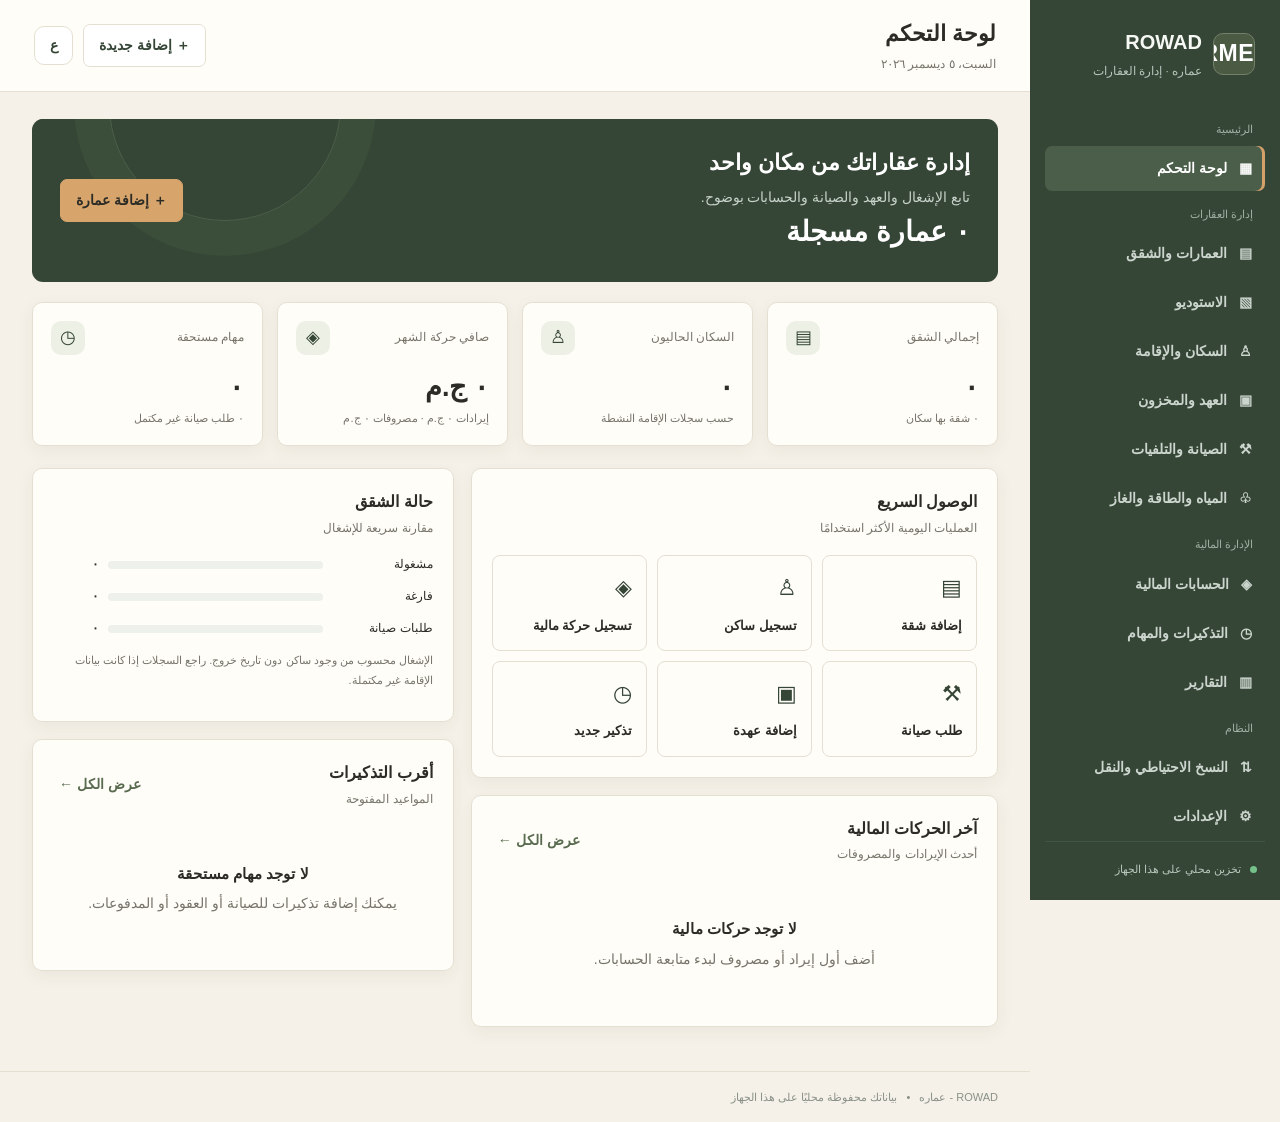
<file: index.html>
<!doctype html>
<html lang="ar" dir="rtl">
<head>
<meta charset="utf-8"><meta name="viewport" content="width=device-width,initial-scale=1,viewport-fit=cover">
<meta name="theme-color" content="#354536"><meta name="description" content="ROWAD - عماره: إدارة عملية للعمارات والشقق والسكان والحسابات">
<style>

:root{--bg:#f5f1e8;--panel:#fffdf8;--ink:#2c2b25;--muted:#77756a;--line:#e5dfd2;--green:#354536;--green2:#596b4f;--soft:#edf0e5;--gold:#c58a45;--red:#a94f42;--terracotta:#a85e48;--shadow:0 5px 18px rgba(55,48,34,.055)}
*{box-sizing:border-box}body{margin:0;background:var(--bg);color:var(--ink);font-family:"Cairo",Tahoma,Arial,sans-serif;font-size:14px}button,input,select,textarea{font:inherit}button{cursor:pointer}.app-shell{min-height:100vh;display:flex}.sidebar{width:250px;background:var(--green);color:#f6f8f4;position:fixed;right:0;top:0;bottom:0;padding:22px 15px;display:flex;flex-direction:column;z-index:20;overflow:auto}.brand{display:flex;align-items:center;gap:11px;padding:4px 10px 26px}.brand-logo{overflow:hidden;background:#fff;border:1px solid #b41736;border-radius:10px;padding:0}.brand-logo img{width:100%;height:100%;object-fit:contain;display:block}.brand-logo-fallback{background:#b41736;color:#fff;font-size:12px;letter-spacing:.5px}.brand-mark{width:42px;height:42px;border:1px solid #6d8575;border-radius:13px;display:grid;place-items:center;font-size:23px;font-weight:800;background:#344b3d}.brand b{display:block;font-size:20px}.brand small{color:#b8c7bc}.nav-label{font-size:11px;color:#9fb0a4;margin:12px 12px 6px}.nav{width:100%;border:0;background:transparent;color:#cbd5cd;text-align:right;padding:11px 13px;border-radius:9px;display:flex;align-items:center;gap:12px;margin:2px 0;font-weight:600}.nav span{flex:1}.nav:hover,.nav.active{background:#3b5243;color:white}.nav.active{box-shadow:inset -3px 0 var(--gold)}.nav-badge{background:#d5a44c;color:#1f3026;border-radius:30px;min-width:8px;height:8px}.sidebar-foot{margin-top:auto;padding:18px 8px 0;color:#b8c7bc;font-size:11px;border-top:1px solid #405748}.status-dot{display:inline-block;width:7px;height:7px;background:#75c18a;border-radius:50%;margin-left:6px}.main{margin-right:250px;width:calc(100% - 250px);min-width:0}.topbar{height:92px;padding:20px 34px;background:rgba(255,255,255,.92);border-bottom:1px solid var(--line);display:flex;align-items:center;gap:14px;position:sticky;top:0;z-index:10}.topbar h1{margin:0;font-size:22px}.topbar p{margin:2px 0 0;color:var(--muted);font-size:12px}.top-actions{margin-right:auto;display:flex;gap:10px;align-items:center}.avatar,.icon-btn{border:1px solid var(--line);background:#fff;border-radius:10px;width:39px;height:39px;color:var(--green);font-weight:800}.mobile-menu{display:none}.content{padding:27px 32px;max-width:1600px;margin:auto;min-height:calc(100vh - 145px)}.footer{padding:16px 32px;color:#899188;font-size:11px;border-top:1px solid var(--line)}.footer span{margin:0 6px}.button{border:1px solid var(--green);background:var(--green);color:white;border-radius:9px;padding:9px 15px;font-weight:700;display:inline-flex;align-items:center;justify-content:center;gap:7px}.button:hover{background:var(--green2)}.button.ghost{background:white;color:var(--green);border-color:var(--line)}.button.danger{background:#fff5f4;border-color:#f0d4d1;color:var(--red)}.button.small{padding:5px 9px;font-size:12px}.button.gold{background:var(--gold);border-color:var(--gold);color:#25352a}.icon-btn{font-size:19px}.hero{background:var(--green);color:white;padding:26px 28px;border-radius:16px;display:flex;align-items:center;gap:20px;justify-content:space-between;margin-bottom:20px;position:relative;overflow:hidden}.hero:after{content:"";position:absolute;width:230px;height:230px;border:1px solid #496354;border-radius:50%;left:8%;top:-130px;box-shadow:0 0 0 35px #304539,0 0 0 70px #2c4034}.hero>*{z-index:1}.hero h2{margin:0 0 5px;font-size:22px}.hero p{margin:0;color:#c6d2c9}.hero .hero-number{font-size:28px;font-weight:800}.hero .button{background:var(--gold);border-color:var(--gold);color:#26382f}.stats-grid{display:grid;grid-template-columns:repeat(4,minmax(0,1fr));gap:14px;margin-bottom:22px}.stat-card,.panel,.data-card{background:var(--panel);border:1px solid var(--line);border-radius:13px;box-shadow:var(--shadow)}.stat-card{padding:18px}.stat-top{display:flex;align-items:center;justify-content:space-between;color:var(--muted);font-size:12px}.stat-icon{width:34px;height:34px;border-radius:10px;display:grid;place-items:center;background:var(--soft);color:var(--green);font-size:18px}.stat-value{font-size:27px;font-weight:800;margin:10px 0 0}.stat-note{font-size:11px;color:var(--muted)}.dashboard-grid{display:grid;grid-template-columns:1.25fr 1fr;gap:17px}.panel{padding:20px;margin-bottom:17px;min-width:0}.panel-head{display:flex;align-items:center;justify-content:space-between;gap:12px;margin-bottom:17px}.panel-head h3{margin:0;font-size:16px}.panel-head p{margin:3px 0 0;color:var(--muted);font-size:12px}.link-btn{border:0;background:transparent;color:var(--green2);font-weight:700}.quick-grid{display:grid;grid-template-columns:repeat(3,1fr);gap:10px}.quick-tile{border:1px solid var(--line);background:#fff;border-radius:11px;padding:14px;text-align:right;display:flex;flex-direction:column;gap:8px;color:var(--ink)}.quick-tile:hover{border-color:#a7b8aa;background:#f9fbf8}.quick-tile b{font-size:13px}.quick-tile span{font-size:22px;color:var(--green)}.section-title{display:flex;justify-content:space-between;align-items:center;margin-bottom:18px;gap:12px}.section-title h2{font-size:20px;margin:0}.section-title p{color:var(--muted);margin:4px 0 0;font-size:12px}.toolbar{display:flex;gap:9px;flex-wrap:wrap;margin-bottom:15px}.field,.search{border:1px solid #dfe5de;background:#fff;border-radius:9px;padding:10px 12px;outline:none;color:var(--ink);width:100%;min-width:0}.field:focus,.search:focus{border-color:#6c8b75;box-shadow:0 0 0 3px #e7eee8}.search{max-width:330px}.toolbar .field{width:auto;min-width:145px}.table-wrap{overflow:auto;border:1px solid var(--line);border-radius:10px}table{width:100%;border-collapse:collapse;white-space:nowrap;background:white}th,td{padding:12px 14px;text-align:right;border-bottom:1px solid #edf0eb;font-size:12px}th{background:#f8f9f6;color:#727c72;font-weight:700}tbody tr:last-child td{border-bottom:0}tbody tr:hover{background:#fbfcfa}.empty{text-align:center;padding:35px 15px;color:var(--muted)}.empty b{display:block;color:var(--ink);font-size:15px;margin-bottom:6px}.pill{display:inline-flex;padding:4px 8px;border-radius:30px;background:#edf1ed;color:#526355;font-size:11px;font-weight:700}.pill.good{background:#e6f4e9;color:#2e7543}.pill.warn{background:#fff3d9;color:#936a19}.pill.bad{background:#fde9e7;color:#a43d35}.pill.blue{background:#e8f1f7;color:#3f6b82}.muted{color:var(--muted)}.two-col{display:grid;grid-template-columns:1fr 1fr;gap:17px}.form-grid{display:grid;grid-template-columns:repeat(2,minmax(0,1fr));gap:13px}.form-field{display:flex;flex-direction:column;gap:6px}.form-field label{font-weight:700;font-size:12px}.form-field.full{grid-column:1/-1}.form-field small{font-size:11px;color:var(--muted)}textarea.field{min-height:80px;resize:vertical}.modal-backdrop{position:fixed;inset:0;background:rgba(18,28,21,.55);z-index:100;display:grid;place-items:center;padding:18px}.modal{width:min(720px,100%);max-height:90vh;overflow:auto;background:white;border-radius:16px;box-shadow:0 20px 70px #0003}.modal-head{display:flex;align-items:center;justify-content:space-between;padding:18px 22px;border-bottom:1px solid var(--line)}.modal-head h3{margin:0;font-size:17px}.modal-body{padding:22px}.modal-foot{padding:15px 22px;border-top:1px solid var(--line);display:flex;gap:9px;justify-content:flex-start}.close-btn{border:0;background:#f1f3ef;border-radius:8px;width:32px;height:32px}.toast-root{position:fixed;bottom:20px;left:20px;z-index:200;display:grid;gap:8px}.toast{padding:12px 16px;background:#24392d;color:white;border-radius:10px;box-shadow:var(--shadow);max-width:min(400px,90vw)}.toast.error{background:#9d3d35}.alert-strip{margin:16px 32px 0;padding:12px 15px;border:1px solid #f0dbad;background:#fff8e8;color:#805f1c;border-radius:10px}.hidden{display:none!important}.bar-row{display:grid;grid-template-columns:100px 1fr 45px;gap:10px;align-items:center;margin:12px 0;font-size:12px}.bar-track{height:8px;background:#edf0eb;border-radius:20px;overflow:hidden}.bar-fill{height:100%;background:var(--green2);border-radius:20px}.resident-photo{width:35px;height:35px;object-fit:cover;border-radius:9px;background:#edf0eb}.file-drop{padding:22px;border:1px dashed #b9c7ba;border-radius:12px;text-align:center;background:#fafbf9}.file-drop input{max-width:100%}.notice{padding:13px 15px;background:#f5f7f2;border-right:3px solid var(--gold);border-radius:7px;color:#586257;font-size:12px;line-height:1.9}.actions{display:flex;gap:6px;align-items:center}.actions button{border:1px solid var(--line);background:white;border-radius:7px;padding:5px 8px;color:var(--green);font-size:12px}.danger-text{color:var(--red)}.mini-metrics{display:flex;gap:8px;flex-wrap:wrap}.metric-chip{padding:8px 11px;background:#f4f6f2;border-radius:8px;font-size:12px}.metric-chip b{margin-right:5px}.tabs{display:flex;gap:5px;border-bottom:1px solid var(--line);margin-bottom:15px;overflow:auto}.tab{padding:10px 13px;border:0;background:none;color:var(--muted);white-space:nowrap}.tab.active{color:var(--green);border-bottom:2px solid var(--green);font-weight:800}.checkline{display:flex;align-items:center;gap:8px}.checkline input{width:17px;height:17px}.danger-zone{border:1px solid #f0d4d1;border-radius:10px;padding:15px}.danger-zone h4{color:var(--red);margin:0 0 8px}.small-text{font-size:11px;color:var(--muted);line-height:1.8}.report-summary{display:grid;grid-template-columns:repeat(3,1fr);gap:10px}.report-box{padding:14px;background:#f6f7f4;border-radius:9px}.report-box small{color:var(--muted);display:block}.report-box b{font-size:19px}.print-only{display:none}.studio-grid{display:grid;grid-template-columns:repeat(auto-fill,minmax(210px,1fr));gap:14px}.studio-card{border:1px solid var(--line);border-radius:12px;overflow:hidden;background:#fff;min-width:0}.studio-thumb{display:block;width:100%;height:210px;object-fit:cover;background:#f2f4f0;cursor:zoom-in}.studio-card-body{padding:12px}.studio-card-title{font-weight:800;overflow-wrap:anywhere}.studio-card-meta{font-size:11px;color:var(--muted);margin:5px 0 10px}.studio-card-actions{display:flex;gap:6px;flex-wrap:wrap}.studio-card-actions .button{padding:6px 9px;font-size:11px}.studio-preview{max-width:100%;max-height:70vh;object-fit:contain;display:block;margin:auto}.studio-toolbar{display:flex;gap:10px;flex-wrap:wrap;align-items:end}.studio-toolbar .form-field{flex:1;min-width:160px}
@media(max-width:1100px){.stats-grid{grid-template-columns:repeat(2,1fr)}.content{padding:22px}.topbar{padding:18px 22px}.dashboard-grid{grid-template-columns:1fr}}
@media(max-width:760px){.sidebar{transform:translateX(105%);transition:transform .2s;width:270px;box-shadow:-12px 0 30px #0002}.sidebar.open{transform:translateX(0)}.main{margin-right:0;width:100%}.mobile-menu{display:block}.topbar{height:78px;padding:12px 15px}.topbar h1{font-size:18px}.topbar p{font-size:10px}.top-actions .button{padding:8px 10px;font-size:12px}.content{padding:17px 13px}.hero{padding:20px;align-items:flex-start;flex-direction:column}.hero h2{font-size:19px}.stats-grid{gap:9px}.stat-card{padding:13px}.stat-value{font-size:23px}.dashboard-grid,.two-col{grid-template-columns:1fr}.quick-grid{grid-template-columns:repeat(2,1fr)}.form-grid{grid-template-columns:1fr}.form-field.full{grid-column:auto}.section-title{align-items:flex-start}.section-title h2{font-size:18px}.search{max-width:none;flex:1}.toolbar .field{flex:1;min-width:120px}.panel{padding:14px}.report-summary{grid-template-columns:1fr 1fr}.footer{padding:14px}.alert-strip{margin:10px 13px 0}.modal-backdrop{padding:8px}.modal-body{padding:15px}.modal-head,.modal-foot{padding:14px 15px}}
@media print{.sidebar,.topbar,.footer,.toolbar,.button,.actions,.mobile-menu{display:none!important}.main{margin:0;width:100%}.content{padding:0}.panel,.stat-card{box-shadow:none;break-inside:avoid}.print-only{display:block}body{background:white}}

/* ROWAD human-centered UX: warm paper, olive, terracotta; no neon gradients. */
:root{color-scheme:light;scrollbar-color:#c7c0b1 var(--bg)}
body{background:var(--bg);line-height:1.65;font-size:14px;-webkit-tap-highlight-color:transparent}
.sidebar{background:#354536}.brand-mark{border-radius:10px;background:#4a5a43;border-color:#72806a}
.nav{min-height:43px;border-radius:7px}.nav:hover,.nav.active{background:#4b5e49}.nav.active{box-shadow:inset -3px 0 #d6a06a}
.topbar{background:rgba(255,253,248,.96);backdrop-filter:blur(8px)}
.panel,.stat-card,.data-card{border-radius:10px;box-shadow:var(--shadow)}
.button{border-radius:7px;min-height:38px}.button.gold,.hero .button{background:#d7a56c;border-color:#d7a56c;color:#2c2b25}
.field,.search{border-color:#d9d2c4;border-radius:7px}.field:focus,.search:focus{border-color:#7d8a6b;box-shadow:0 0 0 3px #e8eadf}
.quick-tile{border-radius:8px;background:#fffdf8}.quick-tile:hover{border-color:#b4b79d;background:#f7f5ed}
.hero{background:#354536;border-radius:11px}.hero:after{border-color:#4c604a;box-shadow:0 0 0 35px #3b4e3a,0 0 0 70px #354536}
th{background:#f2eee4;color:#625f54}tbody tr:hover{background:#f9f6ee}
.pill.blue{background:#f2eadb;color:#765c36}.notice{background:#f5f0e5;border-right-color:#c58a45;color:#58564b}
button:focus-visible,a:focus-visible,input:focus-visible,select:focus-visible,textarea:focus-visible{outline:3px solid #bd8753;outline-offset:2px}
.permission-list{display:grid;grid-template-columns:repeat(2,minmax(0,1fr));gap:10px;margin:16px 0}.permission-list>div{padding:13px;background:#f7f4eb;border:1px solid var(--line);border-radius:8px}.permission-list b,.permission-list span{display:block}.permission-list b{margin-bottom:5px}.permission-list span{font-size:12px;color:var(--muted);line-height:1.8}.permission-panel>p{line-height:1.9}
@media(max-width:650px){.permission-list{grid-template-columns:1fr}.topbar{padding:14px 16px}.content{padding:17px 14px}.panel{padding:15px}.hero{padding:20px;align-items:flex-start;flex-direction:column}.hero:after{left:-90px}}
@media(prefers-reduced-motion:reduce){*,*::before,*::after{scroll-behavior:auto!important;animation:none!important;transition:none!important}}

/* Refined motion system: restrained, purposeful, accessible. */
:root{--motion-fast:150ms;--motion-base:230ms;--motion-slow:360ms;--ease-out:cubic-bezier(.2,.75,.25,1);--ease-spring:cubic-bezier(.2,.85,.25,1.12)}
html{scroll-behavior:smooth}
body{ -webkit-font-smoothing:antialiased; text-rendering:optimizeLegibility}
#pageContent.page-enter{animation:page-enter var(--motion-slow) var(--ease-out) both}
@keyframes page-enter{from{opacity:0;transform:translateY(9px)}to{opacity:1;transform:translateY(0)}}
#pageContent .panel,#pageContent .stat-card,#pageContent .data-card{animation:card-enter 340ms var(--ease-out) both;transition:transform var(--motion-base) var(--ease-out),box-shadow var(--motion-base) var(--ease-out),border-color var(--motion-base) ease}
#pageContent .panel:nth-child(2),#pageContent .stat-card:nth-child(2),#pageContent .data-card:nth-child(2){animation-delay:35ms}
#pageContent .panel:nth-child(3),#pageContent .stat-card:nth-child(3),#pageContent .data-card:nth-child(3){animation-delay:65ms}
#pageContent .panel:nth-child(4),#pageContent .stat-card:nth-child(4),#pageContent .data-card:nth-child(4){animation-delay:95ms}
@keyframes card-enter{from{opacity:0;transform:translateY(7px)}to{opacity:1;transform:translateY(0)}}
.button,.nav,.quick-tile,.mobile-menu,.icon-button{transition:background-color var(--motion-fast) ease,color var(--motion-fast) ease,border-color var(--motion-fast) ease,box-shadow var(--motion-base) var(--ease-out),transform var(--motion-fast) var(--ease-out)}
.button{position:relative;overflow:hidden;isolation:isolate}
.button::after{content:"";position:absolute;inset:0;background:currentColor;opacity:0;pointer-events:none;transition:opacity var(--motion-fast) ease}
.button:hover::after{opacity:.045}
.button:active{transform:translateY(1px) scale(.985)}
.nav:active,.quick-tile:active{transform:scale(.985)}
.nav span,.nav svg{transition:transform var(--motion-base) var(--ease-out)}
.nav:hover span{transform:translateX(-2px)}
.stat-card:hover,#pageContent .data-card:hover{transform:translateY(-2px);box-shadow:0 9px 24px rgba(55,48,34,.085);border-color:#d4cbb9}
#pageContent .panel:hover{border-color:#ded5c4}
a{transition:color var(--motion-fast) ease}
input,select,textarea{transition:border-color var(--motion-fast) ease,box-shadow var(--motion-fast) ease,background-color var(--motion-fast) ease}
#pageContent table tbody tr{transition:background-color var(--motion-fast) ease}
#pageContent img{transition:filter var(--motion-base) ease}
#pageContent img:hover{filter:saturate(1.035)}
.modal,.modal-backdrop{animation:modal-enter 190ms var(--ease-out) both}
@keyframes modal-enter{from{opacity:0}to{opacity:1}}
.toast{animation:toast-enter 220ms var(--ease-out) both}
@keyframes toast-enter{from{opacity:0;transform:translateY(8px)}to{opacity:1;transform:translateY(0)}}
@media(hover:none){.stat-card:hover,#pageContent .data-card:hover,#pageContent .panel:hover{transform:none;box-shadow:var(--shadow)}}
@media(prefers-reduced-motion:reduce){html{scroll-behavior:auto}#pageContent.page-enter,#pageContent .panel,#pageContent .stat-card,#pageContent .data-card,.modal,.modal-backdrop,.toast{animation:none!important;transition:none!important}.button,.nav,.quick-tile{transition:none!important}}
</style>
<title>ROWAD - عماره | إدارة العقارات</title>
</head>
<body>
<div class="app-shell">
<aside class="sidebar" id="sidebar">
  <div class="brand"><div class="brand-mark brand-logo"><img src="https://graph.facebook.com/RowadModernEngineering/picture?type=large" alt="شعار ROWAD Modern Engineering" onerror="this.style.display='none';this.parentElement.classList.add('brand-logo-fallback');this.parentElement.textContent='RME';"></div><div><b>ROWAD</b><small>عماره · إدارة العقارات</small></div></div>
  <div class="nav-label">الرئيسية</div>
  <button class="nav active" data-page="dashboard">▦ <span>لوحة التحكم</span></button>
  <div class="nav-label">إدارة العقارات</div>
  <button class="nav" data-page="buildings">▤ <span>العمارات والشقق</span></button>
  <button class="nav" data-page="studio">▧ <span>الاستوديو</span></button>
  <button class="nav" data-page="residents">♙ <span>السكان والإقامة</span></button>
  <button class="nav" data-page="inventory">▣ <span>العهد والمخزون</span></button>
  <button class="nav" data-page="maintenance">⚒ <span>الصيانة والتلفيات</span></button>
  <button class="nav" data-page="utilities">♧ <span>المياه والطاقة والغاز</span></button>
  <div class="nav-label">الإدارة المالية</div>
  <button class="nav" data-page="finance">◈ <span>الحسابات المالية</span></button>
  <button class="nav" data-page="reminders">◷ <span>التذكيرات والمهام</span><i id="reminderBadge" class="nav-badge"></i></button>
  <button class="nav" data-page="reports">▥ <span>التقارير</span></button>
  <div class="nav-label">النظام</div>
  <button class="nav" data-page="backup">⇅ <span>النسخ الاحتياطي والنقل</span></button>
  <button class="nav" data-page="settings">⚙ <span>الإعدادات</span></button>
  <div class="sidebar-foot"><span class="status-dot"></span> تخزين محلي على هذا الجهاز</div>
</aside>
<main class="main">
<header class="topbar"><button class="icon-btn mobile-menu" id="menuToggle" aria-label="القائمة">☰</button><div><h1 id="pageTitle">لوحة التحكم</h1><p id="todayLabel"></p></div><div class="top-actions"><button class="button ghost" id="quickAdd">＋ إضافة جديدة</button><button class="avatar" id="profileBtn" title="معلومات البرنامج">ع</button></div></header>
<div id="alertStrip" class="alert-strip hidden"></div>
<section id="pageContent" class="content" aria-live="polite"></section>
<footer class="footer">ROWAD - عماره <span>•</span> بياناتك محفوظة محليًا على هذا الجهاز</footer>
</main>
</div>
<div id="modalRoot"></div><div id="toastRoot" class="toast-root" aria-live="polite"></div>
<script>
/* ROWAD - عماره property manager - local-first, IndexedDB */
(() => {
"use strict";
const DB_NAME="omran-property-manager", DB_VERSION=4, STORE="records", META="meta";
const $=s=>document.querySelector(s), $$=s=>Array.from(document.querySelectorAll(s));
const today=()=>new Date().toISOString().slice(0,10);
const uid=()=>`${Date.now().toString(36)}-${Math.random().toString(36).slice(2,9)}`;
const fmt=n=>new Intl.NumberFormat("ar-EG",{maximumFractionDigits:2}).format(Number(n||0));
const dateFmt=d=>d?new Date(d+"T12:00:00").toLocaleDateString("ar-EG"): "—";
const esc=s=>String(s??"").replace(/[&<>"']/g,c=>({"&":"&amp;","<":"&lt;",">":"&gt;",'"':"&quot;","'":"&#39;"}[c]));
const money=n=>`${fmt(n)} ج.م`;
const categories={
buildings:{label:"العمارات",title:"العمارات والشقق"},
apartments:{label:"الشقق",title:"الشقق"},
residents:{label:"السكان",title:"السكان والإقامة"},
inventory:{label:"العهد",title:"العهد والمخزون"},
maintenance:{label:"الصيانة",title:"الصيانة والتلفيات"},
utilities:{label:"المرافق",title:"المياه والطاقة والغاز"},
finance:{label:"الحسابات",title:"الحسابات المالية"},
reminders:{label:"التذكيرات",title:"التذكيرات والمهام"},
};
let db, state={page:"dashboard", search:"", filterBuilding:"", filterStatus:"", studioApartmentId:"", editId:null, modalType:null, lock:false};
const stores=["buildings","apartments","residents","residenceHistory","inventory","stockMoves","maintenance","utilities","transactions","reminders","studioPhotos","meta"]
function openDB(){return new Promise((resolve,reject)=>{let settled=false,blocked=false;const req=indexedDB.open(DB_NAME,DB_VERSION);const timer=setTimeout(()=>{if(settled)return;settled=true;reject(new Error(blocked?"تحديث قاعدة البيانات متوقف لأن نسخة أخرى من التطبيق ما زالت مفتوحة. أغلق النسخ الأخرى ثم أعد تحميل الصفحة. لم يتم حذف البيانات.":"انتهت مهلة فتح قاعدة البيانات. أعد تحميل الصفحة، ولا تمسح بيانات المتصفح."));},20000);const fail=err=>{if(settled)return;settled=true;clearTimeout(timer);reject(err instanceof Error?err:new Error("تعذر فتح قاعدة البيانات"));};req.onupgradeneeded=()=>{const d=req.result;stores.forEach(s=>{if(!d.objectStoreNames.contains(s))d.createObjectStore(s,{keyPath:"id"});});};req.onblocked=()=>{blocked=true;toast("قاعدة البيانات تنتظر إغلاق نسخة أخرى من عُمران. أغلق علامات التبويب أو النسخ الأخرى ثم انتظر؛ لن تُحذف بياناتك.","error");};req.onsuccess=()=>{const d=req.result;if(settled){d.close();return;}settled=true;clearTimeout(timer);d.onversionchange=()=>{d.close();toast("تم طلب تحديث قاعدة البيانات من نسخة أخرى. أعد تحميل هذه الصفحة بعد انتهاء التحديث.","error");};resolve(d);};req.onerror=()=>fail(req.error||new Error("تعذر فتح قاعدة البيانات"));});}
function all(store){return new Promise((resolve,reject)=>{const tx=db.transaction(store,"readonly"),r=tx.objectStore(store).getAll();r.onsuccess=()=>resolve(r.result||[]);r.onerror=()=>reject(r.error);});}
function get(store,id){return new Promise((resolve,reject)=>{const r=db.transaction(store,"readonly").objectStore(store).get(id);r.onsuccess=()=>resolve(r.result||null);r.onerror=()=>reject(r.error);});}
function put(store,obj){return new Promise((resolve,reject)=>{const tx=db.transaction(store,"readwrite");tx.objectStore(store).put(obj);tx.oncomplete=()=>resolve(obj);tx.onerror=()=>reject(tx.error);});}
function del(store,id){return new Promise((resolve,reject)=>{const tx=db.transaction(store,"readwrite");tx.objectStore(store).delete(id);tx.oncomplete=resolve;tx.onerror=()=>reject(tx.error);});}
async function rows(store){return (await all(store)).sort((a,b)=>(b.updatedAt||b.createdAt||"").localeCompare(a.updatedAt||a.createdAt||""));}
async function save(store,data){const old=data.id?await get(store,data.id):null;const obj={...old,...data,id:data.id||uid(),createdAt:old?.createdAt||new Date().toISOString(),updatedAt:new Date().toISOString()};await put(store,obj);return obj;}
function toast(msg,type=""){const el=document.createElement("div");el.className="toast "+type;el.textContent=msg;$("#toastRoot").append(el);setTimeout(()=>el.remove(),3500);}
function buildingName(id,bs){return bs.find(x=>x.id===id)?.name||"—";}
function apartmentName(id,aps,bs=[]){const a=aps.find(x=>x.id===id);return a?`${buildingName(a.buildingId,bs)} / شقة ${a.number}`:"—";}
function pill(text,type=""){return `<span class="pill ${type}">${esc(text)}</span>`;}
function empty(title,desc="ابدأ بإضافة أول سجل لهذا القسم."){return `<div class="empty"><b>${esc(title)}</b>${esc(desc)}</div>`;}
function pageTitle(p){const map={dashboard:"لوحة التحكم",buildings:"العمارات والشقق",residents:"السكان والإقامة",inventory:"العهد والمخزون",maintenance:"الصيانة والتلفيات",utilities:"المياه والطاقة والغاز",finance:"الحسابات المالية",reminders:"التذكيرات والمهام",reports:"التقارير",backup:"النسخ الاحتياطي والنقل",studio:"استوديو صور الشقق",settings:"الإعدادات"};return map[p]||"ROWAD - عماره";}
function sectionHead(title,desc,buttonText="",buttonAction=""){return `<div class="section-title"><div><h2>${title}</h2><p>${desc}</p></div>${buttonText?`<button class="button" data-action="${buttonAction}">＋ ${buttonText}</button>`:""}</div>`;}
function panelHead(title,desc="",right=""){return `<div class="panel-head"><div><h3>${title}</h3>${desc?`<p>${desc}</p>`:""}</div>${right}</div>`;}
function stat(label,value,icon,note=""){return `<div class="stat-card"><div class="stat-top"><span>${label}</span><span class="stat-icon">${icon}</span></div><div class="stat-value">${value}</div><div class="stat-note">${note}</div></div>`;}
function table(headers,body){return `<div class="table-wrap"><table><thead><tr>${headers.map(h=>`<th>${h}</th>`).join("")}</tr></thead><tbody>${body||`<tr><td colspan="${headers.length}">${empty("لا توجد بيانات مطابقة","غيّر عوامل البحث أو أضف سجلًا جديدًا.")}</td></tr>`}</tbody></table></div>`;}
function actionButtons(store,id){return `<div class="actions"><button data-action="edit" data-store="${store}" data-id="${id}">تعديل</button><button class="danger-text" data-action="delete" data-store="${store}" data-id="${id}">حذف</button></div>`;}
function buildingOptions(bs,selected=""){return `<option value="">اختر العمارة</option>`+bs.map(b=>`<option value="${b.id}" ${selected===b.id?"selected":""}>${esc(b.name)}</option>`).join("");}
function apartmentOptions(aps,bs,selected=""){return `<option value="">اختر الشقة</option>`+aps.map(a=>`<option value="${a.id}" ${selected===a.id?"selected":""}>${esc(buildingName(a.buildingId,bs))} — ${esc(a.number)}</option>`).join("");}
async function render(){if(!db)return;$("#pageTitle").textContent=pageTitle(state.page);$("#todayLabel").textContent=new Date().toLocaleDateString("ar-EG",{weekday:"long",year:"numeric",month:"long",day:"numeric"});$$(".nav").forEach(b=>b.classList.toggle("active",b.dataset.page===state.page));const reminders=await all("reminders");const due=reminders.filter(r=>!r.done&&r.date<=today()).length;$("#reminderBadge").style.display=due?"inline-block":"none";$("#alertStrip").classList.toggle("hidden",!due);$("#alertStrip").textContent=due?`لديك ${fmt(due)} تذكيرًا أو مهمة مستحقة أو متأخرة. راجع قسم التذكيرات.`:"";const content=$("#pageContent");content.classList.remove("page-enter");content.innerHTML=await renderPage(state.page);if(!window.matchMedia("(prefers-reduced-motion: reduce)").matches){void content.offsetWidth;content.classList.add("page-enter");}content.querySelectorAll("[data-action]").forEach(b=>b.addEventListener("click",()=>handleAction(b.dataset.action,b.dataset.store,b.dataset.id)));content.querySelectorAll("[data-page-link]").forEach(b=>b.addEventListener("click",()=>navigate(b.dataset.pageLink)));content.querySelectorAll("[data-filter]").forEach(el=>el.addEventListener("input",()=>{state[el.dataset.filter]=el.value;render();}));content.querySelectorAll("[data-csv]").forEach(b=>b.addEventListener("click",()=>exportCSV(b.dataset.csv)));content.querySelectorAll("[data-print]").forEach(b=>b.addEventListener("click",()=>window.print()));const aptSelect=content.querySelector("#studioApartmentSelect");if(aptSelect)aptSelect.addEventListener("change",()=>{state.studioApartmentId=aptSelect.value;state.search="";render();});for(const searchBox of [content.querySelector("#studioSearch"),content.querySelector("#studioSearchInline")].filter(Boolean))searchBox.addEventListener("change",()=>{state.search=searchBox.value;render();});const studioForm=content.querySelector("#studioUploadForm");if(studioForm)studioForm.addEventListener("submit",uploadStudioFiles);}
async function renderPage(p){switch(p){case"dashboard":return dashboard();case"buildings":return buildingsPage();case"studio":return studioPage();case"residents":return residentsPage();case"inventory":return inventoryPage();case"maintenance":return maintenancePage();case"utilities":return utilitiesPage();case"finance":return financePage();case"reminders":return remindersPage();case"reports":return reportsPage();case"backup":return backupPage();case"settings":return settingsPage();default:return dashboard();}}
async function dashboard(){const [bs,aps,rs,ms,ts,rem,inv]=await Promise.all(["buildings","apartments","residents","maintenance","transactions","reminders","inventory"].map(all));const activeResidents=rs.filter(x=>!x.exitDate);const occupied=new Set(activeResidents.map(x=>x.apartmentId));const due=rem.filter(x=>!x.done&&x.date<=today());const month=today().slice(0,7),tx=ts.filter(x=>(x.date||"").startsWith(month));const inc=tx.filter(x=>x.type==="income").reduce((s,x)=>s+Number(x.amount||0),0),out=tx.filter(x=>x.type==="expense").reduce((s,x)=>s+Number(x.amount||0),0);const openM=ms.filter(x=>x.status!=="مكتمل");const recent=[...ts].sort((a,b)=>(b.date||"").localeCompare(a.date||"")).slice(0,5);return `<div class="hero"><div><h2>إدارة عقاراتك من مكان واحد</h2><p>تابع الإشغال والعهد والصيانة والحسابات بوضوح.</p><div class="hero-number">${fmt(bs.length)} عمارة مسجلة</div></div><button class="button" data-action="add" data-store="buildings">＋ إضافة عمارة</button></div><div class="stats-grid">${stat("إجمالي الشقق",fmt(aps.length),"▤",`${fmt(occupied.size)} شقة بها سكان`)}${stat("السكان الحاليون",fmt(activeResidents.length),"♙","حسب سجلات الإقامة النشطة")}${stat("صافي حركة الشهر",money(inc-out),"◈",`إيرادات ${money(inc)} · مصروفات ${money(out)}`)}${stat("مهام مستحقة",fmt(due.length),"◷",`${fmt(openM.length)} طلب صيانة غير مكتمل`)}</div><div class="dashboard-grid"><div><div class="panel">${panelHead("الوصول السريع","العمليات اليومية الأكثر استخدامًا")}<div class="quick-grid"><button class="quick-tile" data-action="add" data-store="apartments"><span>▤</span><b>إضافة شقة</b></button><button class="quick-tile" data-action="add" data-store="residents"><span>♙</span><b>تسجيل ساكن</b></button><button class="quick-tile" data-action="add" data-store="transactions"><span>◈</span><b>تسجيل حركة مالية</b></button><button class="quick-tile" data-action="add" data-store="maintenance"><span>⚒</span><b>طلب صيانة</b></button><button class="quick-tile" data-action="add" data-store="inventory"><span>▣</span><b>إضافة عهدة</b></button><button class="quick-tile" data-action="add" data-store="reminders"><span>◷</span><b>تذكير جديد</b></button></div></div><div class="panel">${panelHead("آخر الحركات المالية","أحدث الإيرادات والمصروفات",`<button class="link-btn" data-page-link="finance">عرض الكل ←</button>`)}${recent.length?table(["التاريخ","البيان","النوع","المبلغ"],recent.map(t=>`<tr><td>${dateFmt(t.date)}</td><td>${esc(t.title)}</td><td>${pill(t.type==="income"?"إيراد":"مصروف",t.type==="income"?"good":"warn")}</td><td>${money(t.amount)}</td></tr>`).join("")):empty("لا توجد حركات مالية","أضف أول إيراد أو مصروف لبدء متابعة الحسابات.")}</div></div><div><div class="panel">${panelHead("حالة الشقق","مقارنة سريعة للإشغال")}<div class="bar-row"><span>مشغولة</span><div class="bar-track"><div class="bar-fill" style="width:${aps.length?Math.min(100,occupied.size/aps.length*100):0}%"></div></div><b>${fmt(occupied.size)}</b></div><div class="bar-row"><span>فارغة</span><div class="bar-track"><div class="bar-fill" style="width:${aps.length?Math.min(100,Math.max(0,aps.length-occupied.size)/aps.length*100):0}%;background:#d5a44c"></div></div><b>${fmt(Math.max(0,aps.length-occupied.size))}</b></div><div class="bar-row"><span>طلبات صيانة</span><div class="bar-track"><div class="bar-fill" style="width:${Math.min(100,openM.length*10)}%;background:#b54c42"></div></div><b>${fmt(openM.length)}</b></div><p class="small-text">الإشغال محسوب من وجود ساكن دون تاريخ خروج. راجع السجلات إذا كانت بيانات الإقامة غير مكتملة.</p></div><div class="panel">${panelHead("أقرب التذكيرات","المواعيد المفتوحة",`<button class="link-btn" data-page-link="reminders">عرض الكل ←</button>`)}${due.length?due.slice(0,5).map(r=>`<div class="bar-row" style="grid-template-columns:1fr auto"><span>${esc(r.title)}<small class="muted" style="display:block">${dateFmt(r.date)}</small></span>${pill(r.date<today()?"متأخر":"اليوم",r.date<today()?"bad":"warn")}</div>`).join(""):empty("لا توجد مهام مستحقة","يمكنك إضافة تذكيرات للصيانة أو العقود أو المدفوعات.")}</div></div></div>`;}
async function buildingsPage(){const [bs,aps]=await Promise.all([all("buildings"),all("apartments")]);const q=state.search.toLowerCase();const list=bs.filter(b=>(b.name+" "+b.address).toLowerCase().includes(q));return `${sectionHead("العمارات والشقق","إدارة العقارات والوحدات وسعة كل شقة","إضافة عمارة","add-building")}<div class="toolbar"><input class="search" placeholder="ابحث باسم العمارة أو العنوان..." data-filter="search" value="${esc(state.search)}"><button class="button ghost" data-action="add" data-store="apartments">＋ إضافة شقة</button></div><div class="stats-grid">${stat("العمارات",fmt(bs.length),"▤")}${stat("الشقق",fmt(aps.length),"▦")}${stat("إجمالي السعة",fmt(aps.reduce((s,a)=>s+Number(a.capacity||0),0)),"♙","مكانًا للسكن")}${stat("متوسط الشقق/عمارة",bs.length?fmt(aps.length/bs.length):"0","⌂")}</div><div class="panel">${list.length?table(["العمارة","العنوان","الأدوار","عدد الشقق","بيانات التواصل","الإجراءات"],list.map(b=>`<tr><td><b>${esc(b.name)}</b></td><td>${esc(b.address||"—")}</td><td>${fmt(b.floors||0)}</td><td>${aps.filter(a=>a.buildingId===b.id).length}</td><td>${esc(b.phone||"—")}</td><td>${actionButtons("buildings",b.id)} <button class="button small ghost" data-action="view-building" data-id="${b.id}">الشقق</button></td></tr>`).join("")):empty("لا توجد عمارات بعد","أضف العمارة الأولى ثم أضف الشقق التابعة لها.")}</div><div class="panel">${panelHead("قائمة الشقق","رقم الشقة فريد داخل كل عمارة",`<button class="button small ghost" data-csv="apartments">تصدير CSV</button>`)}${aps.length?table(["العمارة","رقم الشقة","الدور","السعة","الحالة","ملاحظات","الإجراءات"],aps.map(a=>`<tr><td>${esc(buildingName(a.buildingId,bs))}</td><td><b>${esc(a.number)}</b></td><td>${esc(a.floor||"—")}</td><td>${fmt(a.capacity||0)}</td><td>${pill(a.status||"متاحة",a.status==="مشغولة"?"good":a.status==="صيانة"?"warn":"")}</td><td>${esc(a.notes||"—")}</td><td>${actionButtons("apartments",a.id)} <button class="button small ghost" data-action="studio-open" data-id="${a.id}">استوديو الصور</button></td></tr>`).join("")):empty("لا توجد شقق","أضف الشقق بعد تسجيل العمارة.")}</div>`;}
function studioImageSrc(p){return typeof p?.dataUrl==="string"&&/^data:image\/(?:jpeg|png|webp|gif|avif|bmp);base64,/i.test(p.dataUrl)?esc(p.dataUrl):"";}
async function studioPage(){const [aps,bs,photos,rs]=await Promise.all([all("apartments"),all("buildings"),all("studioPhotos"),all("residents")]);const sorted=aps.slice().sort((a,b)=>apartmentName(a.id,aps,bs).localeCompare(apartmentName(b.id,aps,bs),"ar"));let selected=state.studioApartmentId;if(!selected||!aps.some(a=>a.id===selected))selected=sorted[0]?.id||"";state.studioApartmentId=selected;const apt=aps.find(a=>a.id===selected),q=state.search.trim().toLowerCase();const list=photos.filter(p=>p.apartmentId===selected&&[p.caption,p.residentName,p.tags,p.originalName].join(" ").toLowerCase().includes(q)).sort((a,b)=>(b.createdAt||"").localeCompare(a.createdAt||""));const opts='<option value="">اختر الشقة لعرض الاستوديو</option>'+sorted.map(a=>'<option value="'+a.id+'" '+(a.id===selected?'selected':'')+'>'+esc(apartmentName(a.id,aps,bs))+'</option>').join("");const residents=rs.filter(r=>!r.exitDate&&r.apartmentId===selected);return `${sectionHead("استوديو صور الشقق","ألبوم مستقل لكل شقة؛ ارفع صورًا متعددة وابحث واعرض وحمّل الصور في أي وقت.","فتح الاستوديو","studio-open-selected")}<div class="panel"><div class="studio-toolbar"><div class="form-field"><label for="studioApartmentSelect">الشقة</label><select class="field" id="studioApartmentSelect">${opts}</select></div><div class="form-field"><label for="studioSearch">بحث في صور الشقة</label><input class="field" id="studioSearch" placeholder="الوصف أو اسم الساكن أو الوسوم..." value="${esc(state.search)}"></div><div class="form-field"><label>إجمالي الصور</label><div class="metric-chip"><b>${fmt(photos.filter(p=>p.apartmentId===selected).length)}</b> صورة</div></div></div><div class="notice" style="margin-top:14px">لا يوجد حد عددي للصور داخل التطبيق؛ السعة الفعلية تعتمد على مساحة الجهاز والمتصفح. الصور محلية، لذا احتفظ بنسخ احتياطية.</div></div>${!aps.length?`<div class="panel">${empty("لا توجد شقق","أضف شقة أولًا لإنشاء استوديو خاص بها.")}</div>`:!apt?`<div class="panel">${empty("اختر شقة","حدد الشقة لفتح ألبومها.")}</div>`:`<div class="panel"><div class="panel-head"><div><h3>${esc(apartmentName(apt.id,aps,bs))}</h3><p>${fmt(list.length)} صورة مطابقة · ${fmt(residents.length)} ساكن حالي</p></div><button class="button ghost" data-action="studio-download-manifest" data-id="${apt.id}">تصدير فهرس الألبوم</button></div><form id="studioUploadForm"><div class="form-grid"><div class="form-field"><label for="studioUploadInput">اختيار الصور</label><input class="field" id="studioUploadInput" type="file" accept="image/*" multiple required><small>يمكن اختيار عدة صور في المرة الواحدة، ولا يوجد حد عددي ثابت.</small></div><div class="form-field"><label for="studioResidentName">اسم الساكن (اختياري)</label><input class="field" id="studioResidentName" list="studioResidentNames" placeholder="اسم الشخص الظاهر في الصور"><datalist id="studioResidentNames">${residents.map(r=>'<option value="'+esc(r.name)+'"></option>').join("")}</datalist></div><div class="form-field"><label for="studioCaption">وصف الصور (اختياري)</label><input class="field" id="studioCaption" placeholder="وصف مشترك للصور المحددة"></div><div class="form-field"><label for="studioTags">وسوم (اختياري)</label><input class="field" id="studioTags" placeholder="ملف، ساكن، عقد..."></div><div class="form-field full"><button class="button" type="submit">＋ حفظ الصور في استوديو الشقة</button><small id="studioUploadStatus">لا تغلق التطبيق أثناء الحفظ.</small></div></div></form></div><div class="panel"><div class="toolbar"><input class="search" id="studioSearchInline" placeholder="تصفية الصور..." value="${esc(state.search)}"><button class="button ghost" data-action="studio-download-manifest" data-id="${apt.id}">تصدير قائمة الصور</button></div>${list.length?`<div class="studio-grid">${list.map(p=>`<article class="studio-card"><img class="studio-thumb" src="${studioImageSrc(p)}" alt="${esc(p.caption||p.originalName||"صورة ساكن")}" loading="lazy" data-action="studio-view" data-id="${p.id}"><div class="studio-card-body"><div class="studio-card-title">${esc(p.caption||p.originalName||"صورة بدون عنوان")}</div><div class="studio-card-meta">${esc(p.residentName||"دون اسم ساكن")} · ${dateFmt((p.createdAt||"").slice(0,10))}${p.tags?`<br>وسوم: ${esc(p.tags)}`:""}</div><div class="studio-card-actions"><button class="button ghost" data-action="studio-view" data-id="${p.id}">عرض</button><button class="button ghost" data-action="studio-download" data-id="${p.id}">تحميل</button><button class="button ghost" data-action="studio-edit" data-id="${p.id}">تعديل الوصف</button><button class="button danger" data-action="studio-delete" data-id="${p.id}">حذف</button></div></div></article>`).join("")}</div>`:empty("لا توجد صور في هذا الاستوديو",q?"لا توجد صور تطابق البحث.":"اختر صورًا من جهازك ثم احفظها هنا.")}</div>`}`;}
async function uploadStudioFiles(e){e.preventDefault();const aptId=state.studioApartmentId,input=$("#studioUploadInput"),files=Array.from(input?.files||[]);if(!aptId||!files.length){toast("اختر الشقة وصورة واحدة على الأقل","error");return;}if(files.some(f=>!["image/jpeg","image/png","image/webp","image/gif","image/avif","image/bmp"].includes(f.type))){toast("الاستوديو يدعم JPG وPNG وWebP وGIF وAVIF وBMP فقط.","error");return;}if(files.some(f=>f.size>25*1024*1024)){toast("حجم إحدى الصور يتجاوز 25 ميجابايت؛ قلل حجمها ثم أعد المحاولة.","error");return;}const caption=$("#studioCaption").value.trim(),residentName=$("#studioResidentName").value.trim(),tags=$("#studioTags").value.trim(),status=$("#studioUploadStatus"),submit=e.currentTarget.querySelector('button[type="submit"]');submit.disabled=true;let saved=0;try{for(let i=0;i<files.length;i++){if(status)status.textContent=`جارٍ حفظ الصورة ${fmt(i+1)} من ${fmt(files.length)}…`;const file=files[i];let dataUrl=await fileToData(file);if(file.size>1800*1024&&file.type!=="image/gif"){try{dataUrl=await compressStudioImage(file);}catch(_){}}const outputMime=(dataUrl.match(/^data:([^;,]+)/)||[])[1]||file.type||"image/jpeg";await save("studioPhotos",{apartmentId:aptId,caption:caption||file.name.replace(/\.[^.]+$/,""),residentName,tags,originalName:file.name,mimeType:outputMime,size:file.size,dataUrl});saved++;}toast(`تم حفظ ${fmt(saved)} صورة`);state.search="";await render();}catch(err){toast(`تم حفظ ${fmt(saved)} من ${fmt(files.length)} صور. ${err.name==="QuotaExceededError"||/quota|storage/i.test(err.message)?"مساحة التخزين غير كافية؛ نزّل الصور أو أنشئ نسخة احتياطية ثم أفرغ مساحة.":err.message||"تعذر الحفظ"}`,"error");await render();}finally{const b=document.querySelector(`#studioUploadForm button[type="submit"]`);if(b)b.disabled=false;}}
function compressStudioImage(file){return new Promise((resolve,reject)=>{const image=new Image(),url=URL.createObjectURL(file);image.onload=()=>{try{const scale=Math.min(1,2400/Math.max(image.naturalWidth,image.naturalHeight)),canvas=document.createElement("canvas");canvas.width=Math.max(1,Math.round(image.naturalWidth*scale));canvas.height=Math.max(1,Math.round(image.naturalHeight*scale));const ctx=canvas.getContext("2d");if(!ctx)throw new Error("Canvas unavailable");ctx.fillStyle="#fff";ctx.fillRect(0,0,canvas.width,canvas.height);ctx.drawImage(image,0,0,canvas.width,canvas.height);resolve(canvas.toDataURL("image/jpeg",.88));}catch(e){reject(e);}finally{URL.revokeObjectURL(url);}};image.onerror=()=>{URL.revokeObjectURL(url);reject(new Error("تعذر قراءة الصورة"));};image.src=url;});}
async function viewStudioPhoto(id){const p=await get("studioPhotos",id);if(!p)return;const root=$("#modalRoot");root.innerHTML=`<div class="modal-backdrop"><div class="modal" role="dialog" aria-modal="true"><div class="modal-head"><div><h3>${esc(p.caption||p.originalName||"صورة ساكن")}</h3><p class="small-text">${esc(p.residentName||"")}</p></div><button class="close-btn" data-close>×</button></div><div class="modal-body"><img class="studio-preview" src="${studioImageSrc(p)}" alt="${esc(p.caption||"صورة ساكن")}"><p class="small-text">${esc(p.tags||"")}</p></div><div class="modal-foot"><button class="button" data-studio-download="${p.id}">تحميل الصورة</button><button class="button ghost" data-close>إغلاق</button></div></div></div>`;root.querySelectorAll("[data-close]").forEach(b=>b.onclick=closeModal);root.querySelector("[data-studio-download]").onclick=()=>downloadStudioPhoto(p.id);root.querySelector(".modal-backdrop").addEventListener("click",e=>{if(e.target.classList.contains("modal-backdrop"))closeModal();});}
async function downloadStudioPhoto(id){const p=await get("studioPhotos",id);if(!p?.dataUrl||!/^data:image\/(?:jpeg|png|webp|gif|avif|bmp);base64,/i.test(p.dataUrl)){toast("الصورة غير موجودة أو بياناتها غير مكتملة","error");return;}const a=document.createElement("a");a.href=p.dataUrl;const stem=(p.originalName||("omran-photo-"+id)).replace(/\.[^.]+$/,"").replace(/[\\/:*?"<>|]/g,"_"),ext=({"image/jpeg":"jpg","image/png":"png","image/webp":"webp","image/gif":"gif","image/avif":"avif","image/bmp":"bmp"})[p.mimeType]||"jpg";a.download=stem+"."+ext;document.body.append(a);a.click();a.remove();toast("تم طلب تحميل الصورة");}
async function editStudioPhoto(id){const p=await get("studioPhotos",id);if(!p)return;const caption=prompt("وصف الصورة",p.caption||"");if(caption===null)return;const residentName=prompt("اسم الساكن (اختياري)",p.residentName||"");if(residentName===null)return;const tags=prompt("الوسوم مفصولة بفواصل",p.tags||"");if(tags===null)return;await save("studioPhotos",{...p,caption:caption.trim(),residentName:residentName.trim(),tags:tags.trim()});toast("تم تحديث بيانات الصورة");await render();}
async function deleteStudioPhoto(id){const p=await get("studioPhotos",id);if(!p||!confirm("حذف الصورة «"+(p.caption||p.originalName||"بدون عنوان")+"» نهائيًا من هذا الجهاز؟"))return;await del("studioPhotos",id);toast("تم حذف الصورة");await render();}
async function exportStudioManifest(apartmentId){const [photos,aps,bs]=await Promise.all([all("studioPhotos"),all("apartments"),all("buildings")]),apt=aps.find(a=>a.id===apartmentId);if(!apt)return;const album=photos.filter(p=>p.apartmentId===apartmentId).map(({id,apartmentId,caption,residentName,tags,originalName,mimeType,size,createdAt,updatedAt})=>({id,apartmentId,caption,residentName,tags,originalName,mimeType,size,createdAt,updatedAt}));downloadBlob(JSON.stringify({app:"omran-property-manager-studio-index",apartment:{...apt,buildingName:buildingName(apt.buildingId,bs)},photoCount:album.length,photos:album,exportedAt:new Date().toISOString()},null,2),"omran-studio-index-"+apt.number+"-"+today()+".json","application/json");toast("تم تصدير فهرس الألبوم دون ملفات الصور نفسها");}
async function residentsPage(){const [rs,aps,bs,hist]=await Promise.all([all("residents"),all("apartments"),all("buildings"),all("residenceHistory")]);const q=state.search.toLowerCase();const list=rs.filter(r=>([r.name,r.nationalId,r.phone,r.job].join(" ").toLowerCase().includes(q)));const history=hist.slice().sort((a,b)=>(b.eventDate||"").localeCompare(a.eventDate||""));return `${sectionHead("السكان والإقامة","ملفات السكان، المغادرة، والانتقال بين الشقق مع سجل تاريخي مستقل","تسجيل ساكن","add-residents")}<div class="toolbar"><input class="search" placeholder="الاسم أو الرقم القومي أو الهاتف..." data-filter="search" value="${esc(state.search)}"><button class="button ghost" data-csv="residents">تصدير CSV السكان</button><button class="button ghost" data-csv="residenceHistory">تصدير سجل الإقامة</button></div><div class="panel">${list.length?table(["الاسم","الرقم القومي","الشقة الحالية","الوظيفة","الهاتف","بداية الإقامة","تاريخ المغادرة","الحالة","الإجراءات"],list.map(r=>`<tr><td><b>${esc(r.name)}</b></td><td>${esc(r.nationalId||"—")}</td><td>${esc(apartmentName(r.apartmentId,aps,bs))}</td><td>${esc(r.job||"—")}</td><td>${esc(r.phone||"—")}</td><td>${dateFmt(r.entryDate)}</td><td>${dateFmt(r.exitDate)}</td><td>${pill(r.exitDate?"غادر":"مقيم",r.exitDate?"":"good")}</td><td>${actionButtons("residents",r.id)} ${!r.exitDate?`<div class="actions"><button data-action="transfer-resident" data-id="${r.id}">نقل لشقة</button><button data-action="exit-resident" data-id="${r.id}" class="danger-text">تسجيل مغادرة</button></div>`:""}</td></tr>`).join("")):empty("لا توجد سجلات سكان","سجّل بيانات الساكن واربطه بالشقة وتاريخ الدخول.")}</div><div class="panel">${panelHead("سجل المغادرة والانتقالات","سجل تاريخي مستقل لا يُحذف عند تغيير الشقة الحالية.")}${history.length?table(["التاريخ","الساكن","نوع الحركة","من الشقة","إلى الشقة","ملاحظات"],history.map(h=>`<tr><td>${dateFmt(h.eventDate)}</td><td><b>${esc(h.residentName||"—")}</b></td><td>${pill(h.eventType==="transfer"?"انتقال بين شقق":"مغادرة",h.eventType==="transfer"?"warn":"bad")}</td><td>${esc(apartmentName(h.fromApartmentId,aps,bs))}</td><td>${esc(h.toApartmentId?apartmentName(h.toApartmentId,aps,bs):"—")}</td><td>${esc(h.notes||"—")}</td></tr>`).join("")):empty("لا توجد حركات سابقة","ستظهر هنا عمليات المغادرة والانتقال بعد تسجيلها.")}</div><div class="notice">الرقم القومي وصور الهوية بيانات حساسة. لا تُدرجها في تقارير عامة، واحمِ ملفات النسخ الاحتياطي.</div>`;}
async function inventoryPage(){const [inv,bs,aps,moves]=await Promise.all(["inventory","buildings","apartments","stockMoves"].map(all));const q=state.search.toLowerCase();const list=inv.filter(x=>(x.name+" "+x.category+" "+x.code).toLowerCase().includes(q));return `${sectionHead("العهد والمخزون","تتبع الأجهزة والأثاث والأدوات وحركة التسليم والإرجاع","إضافة صنف","add-inventory")}<div class="toolbar"><input class="search" placeholder="بحث باسم الصنف أو كوده..." data-filter="search" value="${esc(state.search)}"><button class="button ghost" data-action="stock-move">＋ حركة عهدة</button><button class="button ghost" data-csv="inventory">تصدير CSV</button></div><div class="stats-grid">${stat("الأصناف",fmt(inv.length),"▣")}${stat("إجمالي الكميات",fmt(inv.reduce((s,x)=>s+Number(x.quantity||0),0)),"▤")}${stat("قيمة المخزون",money(inv.reduce((s,x)=>s+Number(x.quantity||0)*Number(x.unitCost||0),0)),"◈")}${stat("حركات العهد",fmt(moves.length),"⇄")}</div><div class="panel">${list.length?table(["الصنف","الكود","التصنيف","الكمية الكلية","المتاح بالمخزن","تكلفة الوحدة","الإجراءات"],list.map(x=>{const issued=moves.filter(m=>m.itemId===x.id&&m.type==="issue").reduce((s,m)=>s+Number(m.quantity||0),0),returned=moves.filter(m=>m.itemId===x.id&&m.type==="return").reduce((s,m)=>s+Number(m.quantity||0),0),available=Number(x.quantity||0)-issued+returned;return `<tr><td><b>${esc(x.name)}</b></td><td>${esc(x.code||"—")}</td><td>${esc(x.category||"—")}</td><td>${fmt(x.quantity)}</td><td>${pill(fmt(available),available<=Number(x.minStock||0)?"warn":"good")}</td><td>${money(x.unitCost)}</td><td>${actionButtons("inventory",x.id)}</td></tr>`}).join("")):empty("المخزون فارغ","أضف الأصناف مثل الثلاجات والأسرة والمقشات وأنابيب الغاز.")}</div><div class="panel">${panelHead("آخر حركات العهد","التسليم والإرجاع والنقل والتلف")}${moves.length?table(["التاريخ","الصنف","النوع","الكمية","الشقة","المستلم/ملاحظات"],moves.slice().sort((a,b)=>(b.date||"").localeCompare(a.date||"")).slice(0,30).map(m=>`<tr><td>${dateFmt(m.date)}</td><td>${esc(inv.find(x=>x.id===m.itemId)?.name||"صنف محذوف")}</td><td>${esc(m.typeLabel||m.type)}</td><td>${fmt(m.quantity)}</td><td>${esc(apartmentName(m.apartmentId,aps,bs))}</td><td>${esc(m.person||m.notes||"—")}</td></tr>`).join("")):empty("لا توجد حركات عهد","استخدم زر حركة عهدة لتسجيل تسليم أو إرجاع.")}</div>`;}
async function maintenancePage(){const [ms,bs,aps]=await Promise.all(["maintenance","buildings","apartments"].map(all));const q=state.search.toLowerCase();const list=ms.filter(x=>(x.title+" "+x.type+" "+x.status+" "+x.description).toLowerCase().includes(q));return `${sectionHead("الصيانة والتلفيات","طلبات الإصلاح، الفنيون، التكاليف، وصور الحالة","طلب صيانة","add-maintenance")}<div class="toolbar"><input class="search" placeholder="ابحث في طلبات الصيانة..." data-filter="search" value="${esc(state.search)}"><button class="button ghost" data-csv="maintenance">تصدير CSV</button></div><div class="panel">${list.length?table(["التاريخ","المشكلة/العمل","العمارة/الشقة","النوع","الفني","التكلفة","الحالة","الإجراءات"],list.map(m=>`<tr><td>${dateFmt(m.date)}</td><td><b>${esc(m.title)}</b><small class="muted" style="display:block">${esc(m.description||"")}</small></td><td>${esc(m.apartmentId?apartmentName(m.apartmentId,aps,bs):buildingName(m.buildingId,bs))}</td><td>${esc(m.type||"إصلاح")}</td><td>${esc(m.technician||"—")}</td><td>${money(m.cost)}</td><td>${pill(m.status||"جديد",m.status==="مكتمل"?"good":m.status==="متأخر"?"bad":"warn")}</td><td>${actionButtons("maintenance",m.id)} <button data-action="complete-maintenance" data-id="${m.id}">إنهاء</button></td></tr>`).join("")):empty("لا توجد طلبات صيانة","سجّل إصلاح المياه أو الخزانات أو الكهرباء أو أي تلف.")}</div>`;}
async function utilitiesPage(){const [us,bs,aps]=await Promise.all(["utilities","buildings","apartments"].map(all));const q=state.search.toLowerCase();const list=us.filter(x=>(x.type+" "+x.description+" "+x.vendor).toLowerCase().includes(q));const total=us.reduce((s,x)=>s+Number(x.cost||0),0),qty=us.reduce((s,x)=>s+Number(x.quantity||0),0);return `${sectionHead("المياه والطاقة والغاز","مشتريات المياه، شحن الكهرباء، أسطوانات الغاز والخزانات","تسجيل عملية","add-utilities")}<div class="toolbar"><input class="search" placeholder="بحث بنوع العملية أو المورد..." data-filter="search" value="${esc(state.search)}"><button class="button ghost" data-csv="utilities">تصدير CSV</button></div><div class="stats-grid">${stat("عدد العمليات",fmt(us.length),"♧")}${stat("إجمالي الكميات",fmt(qty),"◉","بحسب وحدات التسجيل")}${stat("إجمالي التكلفة",money(total),"◈")}${stat("آخر تسجيل",us.length?dateFmt(us.slice().sort((a,b)=>(b.date||"").localeCompare(a.date||""))[0].date):"—","◷")}</div><div class="panel">${list.length?table(["التاريخ","نوع العملية","العمارة/الشقة","الكمية","الوحدة","التكلفة","المورد/الوصف","الإجراءات"],list.map(u=>`<tr><td>${dateFmt(u.date)}</td><td>${esc(u.type)}</td><td>${esc(u.apartmentId?apartmentName(u.apartmentId,aps,bs):buildingName(u.buildingId,bs))}</td><td>${fmt(u.quantity)}</td><td>${esc(u.unit||"—")}</td><td>${money(u.cost)}</td><td>${esc(u.vendor||u.description||"—")}</td><td>${actionButtons("utilities",u.id)}</td></tr>`).join("")):empty("لا توجد عمليات مرافق","سجّل شراء المياه أو شحن الكهرباء أو تعبئة/استبدال أسطوانة الغاز.")}</div><div class="notice">استخدم وحدات واضحة لكل سجل: متر مكعب أو لتر للمياه، جنيه لشحن الكهرباء، وأسـطوانة للتبادل. لا تجمع كميات بوحدات مختلفة في مؤشر واحد دون تمييز.</div>`;}
async function financePage(){const [ts,bs,aps,rs]=await Promise.all(["transactions","buildings","apartments","residents"].map(all));const q=state.search.toLowerCase(),month=state.financeMonth||today().slice(0,7);const list=ts.filter(t=>(!month||(t.date||"").startsWith(month))&&([t.title,t.category,t.notes,t.reference].join(" ").toLowerCase().includes(q)));const inc=list.filter(x=>x.type==="income").reduce((s,x)=>s+Number(x.amount||0),0),out=list.filter(x=>x.type==="expense").reduce((s,x)=>s+Number(x.amount||0),0),receivable=list.filter(x=>x.type==="receivable"&&!x.paid).reduce((s,x)=>s+Number(x.amount||0),0);return `${sectionHead("الحسابات المالية","الإيرادات والمصروفات والإيجارات والمستحقات","حركة مالية","add-transactions")}<div class="toolbar"><input class="search" placeholder="ابحث في الحركات..." data-filter="search" value="${esc(state.search)}"><input class="field" style="max-width:165px" type="month" id="financeMonth" value="${esc(month)}"><button class="button ghost" data-csv="transactions">تصدير CSV</button><button class="button ghost" data-action="add-rent">إنشاء استحقاق إيجار</button></div><div class="stats-grid">${stat("الإيرادات",money(inc),"↗","للفترة المحددة")}${stat("المصروفات",money(out),"↘","للفترة المحددة")}${stat("صافي الحركة",money(inc-out),"◈")}${stat("مستحقات غير مدفوعة",money(receivable),"◷")}</div><div class="panel">${list.length?table(["التاريخ","البيان","التصنيف","النوع","العمارة/الشقة","المبلغ","الحالة","الإجراءات"],list.map(t=>`<tr><td>${dateFmt(t.date)}</td><td><b>${esc(t.title)}</b><small class="muted" style="display:block">${esc(t.reference||"")}</small></td><td>${esc(t.category||"—")}</td><td>${pill(({income:"إيراد",expense:"مصروف",receivable:"مستحق"})[t.type]||t.type,t.type==="income"?"good":t.type==="expense"?"warn":"blue")}</td><td>${esc(t.apartmentId?apartmentName(t.apartmentId,aps,bs):buildingName(t.buildingId,bs))}</td><td>${money(t.amount)}</td><td>${t.type==="receivable"?pill(t.paid?"مدفوع":"غير مدفوع",t.paid?"good":"warn"):"—"}</td><td>${actionButtons("transactions",t.id)} ${t.type==="receivable"&&!t.paid?`<button data-action="mark-paid" data-id="${t.id}">تسجيل السداد</button>`:""}</td></tr>`).join("")):empty("لا توجد حركات في هذه الفترة","غيّر الشهر أو أضف إيرادًا أو مصروفًا أو استحقاقًا.")}</div><div class="notice">المبالغ تُسجّل كما أدخلها المستخدم. هذا سجل إداري وليس نظام محاسبة قانونيًا معتمدًا؛ راجع القيود والمستندات قبل الاعتماد الرسمي.</div>`;}
async function remindersPage(){const [rs,bs,aps]=await Promise.all(["reminders","buildings","apartments"].map(all));const q=state.search.toLowerCase();const list=rs.filter(r=>(r.title+" "+r.type+" "+r.notes).toLowerCase().includes(q)).sort((a,b)=>(a.done-b.done)||(a.date||"").localeCompare(b.date||""));return `${sectionHead("التذكيرات والمهام","مواعيد العقود والصيانة والمدفوعات والمهام الدورية","تذكير جديد","add-reminders")}<div class="toolbar"><input class="search" placeholder="بحث في التذكيرات..." data-filter="search" value="${esc(state.search)}"><button class="button ghost" data-csv="reminders">تصدير CSV</button></div><div class="panel">${list.length?table(["الموعد","المهمة","النوع","الارتباط","الأولوية","الحالة","الإجراءات"],list.map(r=>`<tr><td>${dateFmt(r.date)} ${!r.done&&r.date<today()?pill("متأخر","bad"):!r.done&&r.date===today()?pill("اليوم","warn"):""}</td><td><b>${esc(r.title)}</b><small class="muted" style="display:block">${esc(r.notes||"")}</small></td><td>${esc(r.type||"عام")}</td><td>${esc(r.apartmentId?apartmentName(r.apartmentId,aps,bs):buildingName(r.buildingId,bs))}</td><td>${pill(r.priority||"عادي",r.priority==="عاجل"?"bad":"")}</td><td>${pill(r.done?"مكتمل":"مفتوح",r.done?"good":"warn")}</td><td><button data-action="toggle-reminder" data-id="${r.id}">${r.done?"إعادة فتح":"إنجاز"}</button> ${actionButtons("reminders",r.id)}</td></tr>`).join("")):empty("لا توجد تذكيرات","أضف مواعيد تنظيف الخزانات وتجديد العقود وسداد المستحقات.")}</div><div class="notice">التذكيرات تظهر داخل البرنامج عند فتحه. إشعارات النظام في الخلفية قد تحتاج إلى تثبيت PWA أو تطبيق أصلي، ولا يضمن ملف HTML وحده تشغيل تنبيهات موثوقة عند إغلاق المتصفح.</div>`;}
async function reportsPage(){const [bs,aps,rs,inv,ms,us,ts,rem]=await Promise.all(["buildings","apartments","residents","inventory","maintenance","utilities","transactions","reminders"].map(all));const inc=ts.filter(t=>t.type==="income").reduce((s,t)=>s+Number(t.amount||0),0),out=ts.filter(t=>t.type==="expense").reduce((s,t)=>s+Number(t.amount||0),0),active=rs.filter(r=>!r.exitDate).length;return `${sectionHead("التقارير","ملخص تشغيلي ومالي قابل للتصدير والطباعة","طباعة التقرير","print")}<div class="report-summary">${[[ "العمارات",bs.length],[ "الشقق",aps.length],[ "السكان المقيمون",active],[ "أصناف المخزون",inv.length],[ "طلبات صيانة مفتوحة",ms.filter(m=>m.status!=="مكتمل").length],[ "عمليات المرافق",us.length],[ "إجمالي الإيرادات",money(inc)],[ "إجمالي المصروفات",money(out)],[ "صافي الحركة",money(inc-out)]].map(x=>`<div class="report-box"><small>${x[0]}</small><b>${fmt(x[1])}</b></div>`).join("")}</div><div class="panel">${panelHead("تقارير تفصيلية","نزّل الجداول لاستخدامها في Excel أو اطبع ملخصًا PDF")}<div class="quick-grid">${[["buildings","العمارات"],["apartments","الشقق"],["residents","السكان"],["inventory","العهد والمخزون"],["maintenance","الصيانة والتلفيات"],["utilities","المرافق"],["transactions","الحسابات المالية"],["reminders","التذكيرات"]].map(([k,v])=>`<button class="quick-tile" data-csv="${k}"><span>⇩</span><b>تصدير ${v} CSV</b></button>`).join("")}</div></div><div class="panel">${panelHead("متابعة التذكيرات","المهام المفتوحة")} ${rem.filter(r=>!r.done).length?table(["الموعد","المهمة","الأولوية"],rem.filter(r=>!r.done).sort((a,b)=>a.date.localeCompare(b.date)).map(r=>`<tr><td>${dateFmt(r.date)}</td><td>${esc(r.title)}</td><td>${esc(r.priority||"عادي")}</td></tr>`).join("")):empty("كل المهام مكتملة","لا توجد تذكيرات مفتوحة.")}</div>`;}
async function backupPage(){const [bs,aps,rs,inv,ms,us,ts,rem]=await Promise.all(["buildings","apartments","residents","inventory","maintenance","utilities","transactions","reminders"].map(all));const total=bs.length+aps.length+rs.length+inv.length+ms.length+us.length+ts.length+rem.length;return `${sectionHead("النسخ الاحتياطي والنقل","انقل بياناتك بين Android وWindows باستخدام ملف نسخة احتياطية","إنشاء نسخة احتياطية","export-backup")}<div class="stats-grid">${stat("السجلات الأساسية",fmt(total),"▤","لا يشمل عدد الصور منفصلًا")}${stat("العمارات",fmt(bs.length),"⌂")}${stat("السكان",fmt(rs.length),"♙")}${stat("الحركات المالية",fmt(ts.length),"◈")}</div><div class="two-col"><div class="panel">${panelHead("تصدير نسخة كاملة","يشمل السجلات والمرفقات التي حفظها التطبيق")}<p class="muted">يتم إنشاء ملف JSON يمكن استعادته على جهاز آخر. خزّن الملف في مكان آمن؛ فقد يحتوي على بيانات شخصية وصور هويات.</p><button class="button" data-action="export-backup">⇩ تنزيل نسخة احتياطية</button><div style="height:10px"></div><button class="button ghost" data-action="export-encrypted">⇩ نسخة احتياطية مشفرة بكلمة مرور</button></div><div class="panel">${panelHead("استعادة / نقل البيانات","استورد ملفًا تم إنشاؤه من عُمران")}<div class="file-drop"><p><b>اختر ملف النسخة الاحتياطية</b></p><p class="small-text">JSON أو ملف النسخة المشفرة الخاص بالتطبيق</p><input type="file" id="importFile" accept=".json,.omran,application/json"></div><div style="height:12px"></div><label class="checkline"><input type="checkbox" id="mergeImport"> دمج البيانات مع الموجودة بدل استبدالها</label><p class="small-text">الاستبدال يمسح السجلات الحالية قبل الاستيراد. أنشئ نسخة احتياطية أولًا.</p><button class="button" id="importBtn">استعادة النسخة</button></div></div><div class="panel">${panelHead("نقل البيانات بين الأجهزة","خطوات آمنة")}<ol style="line-height:2.1"><li>على الجهاز الأول، أنشئ نسخة احتياطية ونزّل الملف.</li><li>انقل الملف بنفسك إلى الجهاز الثاني باستخدام وسيلة آمنة.</li><li>افتح نسخة عُمران على الجهاز الثاني، ثم اختر الملف واضغط «استعادة النسخة».</li><li>تحقق من عدد العمارات والشقق والسجلات بعد الاستعادة.</li></ol><div class="notice">لا توجد مزامنة تلقائية حاليًا؛ التعديلات التي تتم على جهازين منفصلين لا تندمج تلقائيًا إلا إذا استوردت البيانات. الدمج يحافظ على السجلات الموجودة ويتجاوز السجلات ذات المعرفات المتطابقة.</div></div><div class="panel">${panelHead("تصدير جدول واحد","CSV يفتح في Excel")}<div class="quick-grid">${["buildings","apartments","residents","inventory","maintenance","utilities","transactions","reminders"].map(k=>`<button class="quick-tile" data-csv="${k}"><span>⇩</span><b>${categories[k]?.label||k}</b></button>`).join("")}</div></div>`;}
async function settingsPage(){const pin=await get("meta","pin");return `${sectionHead("الإعدادات","إعدادات عملية، الخصوصية، وأذونات Android")}<div class="panel permission-panel">${panelHead("أذونات التطبيق على Android","تحكم في السماح أو المنع من إعدادات النظام نفسها")}<p>يفتح هذا الزر صفحة معلومات تطبيق ROWAD في Android؛ ومن هناك يمكنك مراجعة الأذونات التي يعلنها التطبيق وتغيير ما يسمح به النظام. لا يطلب التطبيق تلقائيًا صلاحيات لا يحتاجها.</p><div class="permission-list"><div><b>الصور والملفات</b><span>اختيار الملفات عبر منتقي Android؛ لا يحتاج عادةً إلى صلاحية تخزين شاملة.</span></div><div><b>الكاميرا</b><span>يمكن اختيار الصور من الكاميرا عبر منتقي النظام؛ لن تُفعّل صلاحية كاميرا مباشرة إلا عند إضافة ميزة تصوير أصلية.</span></div><div><b>الإشعارات</b><span>لا توجد إشعارات خلفية مفعّلة في هذه النسخة.</span></div><div><b>الموقع، جهات الاتصال، الميكروفون، الرسائل وسجل المكالمات</b><span>غير مستخدمة حاليًا؛ لن تُطلب لمجرد إضافتها إلى قائمة الأذونات.</span></div></div><button class="button" data-action="open-app-settings">⚙ فتح إعدادات أذونات Android</button><p class="small-text">إذا لم يفتح النظام من داخل نسخة HTML، ثبّت APK ROWAD؛ زر إعدادات النظام يعتمد على الجسر الأصلي داخل APK.</p></div><div class="two-col"><div class="panel">${panelHead("معلومات النظام","بيانات التطبيق الحالية")}<div class="bar-row" style="grid-template-columns:1fr auto"><span>إصدار التطبيق</span><b>1.0.0</b></div><div class="bar-row" style="grid-template-columns:1fr auto"><span>قاعدة البيانات</span><b>IndexedDB</b></div><div class="bar-row" style="grid-template-columns:1fr auto"><span>الاتصال بخادم خارجي</span><b>غير مستخدم</b></div><div class="bar-row" style="grid-template-columns:1fr auto"><span>قفل التطبيق</span><b>${pin?.value?"مفعّل":"غير مفعّل"}</b></div><p class="small-text">كل بيانات السجلات الأساسية تحفظ في متصفح هذا الجهاز. مسح بيانات المتصفح قد يحذفها؛ استخدم النسخ الاحتياطي بانتظام.</p></div><div class="panel">${panelHead("قفل عرض التطبيق","قفل بسيط لمنع فتح الواجهة دون الرمز")}<form id="pinForm" class="form-grid"><div class="form-field full"><label>رمز دخول جديد (4 أرقام أو أكثر)</label><input class="field" id="pinValue" type="password" inputmode="numeric" minlength="4" placeholder="اتركه فارغًا لإزالة القفل"></div><div class="form-field full"><label>تأكيد الرمز</label><input class="field" id="pinConfirm" type="password" inputmode="numeric" minlength="4"></div><div class="form-field full"><button class="button" type="submit">حفظ إعداد القفل</button></div></form><p class="notice">هذا القفل لا يشفر قاعدة البيانات المحلية، ولا يحميها من شخص يستطيع الوصول إلى ملفات المتصفح أو أدوات المطور. لا تعتبره بديلًا عن قفل الجهاز.</p></div></div><div class="panel danger-zone">${panelHead("منطقة البيانات الحساسة","احذر قبل تنفيذ أي إجراء حذف")}<h4>حذف جميع البيانات المحلية</h4><p>سيتم حذف العمارات والشقق والسكان وصور الاستوديو والمرفقات والعهد والسجلات المالية والتذكيرات من قاعدة بيانات هذا المتصفح. لا يمكن التراجع عن ذلك دون نسخة احتياطية.</p><button class="button danger" data-action="clear-all">حذف كل البيانات</button></div>`;}
function field(name,label,type="text",value="",opts={}){const full=opts.full?" full":"";let input;if(type==="select")input=`<select class="field" name="${name}" ${opts.required?"required":""}>${opts.options||""}</select>`;else if(type==="textarea")input=`<textarea class="field" name="${name}" ${opts.required?"required":""} placeholder="${opts.placeholder||""}">${esc(value)}</textarea>`;else if(type==="file")input=`<input class="field" name="${name}" type="file" accept="${opts.accept||"image/*,.pdf"}">`;else input=`<input class="field" name="${name}" type="${type}" value="${esc(value)}" ${opts.required?"required":""} ${opts.min!==undefined?`min="${opts.min}"`:""} ${opts.step?`step="${opts.step}"`:""} placeholder="${opts.placeholder||""}">`;return `<div class="form-field${full}"><label>${label}${opts.required?" *":""}</label>${input}${opts.help?`<small>${opts.help}</small>`:""}</div>`;}
function selectOptions(items,selected,labelFn){return items.map(x=>`<option value="${x.id}" ${selected===x.id?"selected":""}>${esc(labelFn(x))}</option>`).join("");}
async function openForm(store,id=null,extra={}){state.editId=id;state.modalType=store;const old=id?await get(store,id):{};const [bs,aps,rs,inv]=await Promise.all(["buildings","apartments","residents","inventory"].map(all));let title="إضافة سجل",body="",s=old||{};
const f=(n,l,t="text",v=s[n]??"",o={})=>field(n,l,t,v,o), sel=(n,l,opts,o={})=>field(n,l,"select","",{...o,options:opts.replace(`value="${esc(s[n]||"")}"`,`value="${esc(s[n]||"")}" selected`)});
const bsel=sel("buildingId","العمارة",buildingOptions(bs,s.buildingId),{required:true});
const asel=sel("apartmentId","الشقة",apartmentOptions(aps,bs,s.apartmentId));
if(store==="buildings"){title=id?"تعديل بيانات العمارة":"إضافة عمارة";body=f("name","اسم العمارة","text",s.name,{required:true})+f("address","العنوان","text",s.address)+f("floors","عدد الأدوار","number",s.floors||1,{min:0})+f("phone","هاتف المسؤول","tel",s.phone)+f("manager","اسم المدير","text",s.manager)+f("notes","ملاحظات","textarea",s.notes,{full:true});}
else if(store==="apartments"){title=id?"تعديل الشقة":"إضافة شقة";body=bsel+f("number","رقم الشقة","text",s.number,{required:true})+f("floor","الدور","number",s.floor||0,{min:0})+f("capacity","السعة القصوى للسكان","number",s.capacity||1,{min:1,required:true})+sel("status","الحالة",["متاحة","مشغولة","صيانة","محجوزة"].map(x=>`<option ${s.status===x?"selected":""}>${x}</option>`).join(""))+f("notes","ملاحظات","textarea",s.notes,{full:true})+(!id?`<div class="form-field full"><label class="checkline"><input type="checkbox" name="openStudioAfterSave" value="yes" checked> فتح استوديو صور الشقة بعد الحفظ</label><small>يمكنك تخطيه الآن وفتح الاستوديو لاحقًا من قائمة الشقق.</small></div>`:"");}
else if(store==="residents"){title=id?"تعديل بيانات الساكن":"تسجيل ساكن";body=f("name","الاسم بالكامل","text",s.name,{required:true})+asel+f("nationalId","الرقم القومي","text",s.nationalId,{help:"يُحفظ محليًا؛ لا تشارك النسخة الاحتياطية دون حماية."})+f("job","الوظيفة","text",s.job)+f("phone","رقم الهاتف","tel",s.phone)+f("entryDate","تاريخ الدخول","date",s.entryDate||today(),{required:true})+f("exitDate","تاريخ الخروج","date",s.exitDate)+f("persons","عدد الأفراد في الأسرة","number",s.persons||1,{min:1})+f("idPhoto","صورة البطاقة","file","",{accept:"image/*,.pdf",help:"اختياري. تُحفظ الصورة داخل قاعدة البيانات المحلية."})+f("notes","ملاحظات","textarea",s.notes,{full:true});}
else if(store==="inventory"){title=id?"تعديل صنف":"إضافة صنف/عهدة";body=f("name","اسم الصنف","text",s.name,{required:true})+f("code","كود العهدة","text",s.code||uid().slice(-6))+f("category","التصنيف","text",s.category||"أجهزة وأثاث")+f("quantity","الكمية الموجودة","number",s.quantity??0,{min:0,required:true})+f("minStock","حد التنبيه عند النقص","number",s.minStock||0,{min:0})+f("unitCost","تكلفة الوحدة (جنيه)","number",s.unitCost||0,{min:0,step:"0.01"})+f("condition","الحالة","text",s.condition||"جيد")+f("notes","ملاحظات","textarea",s.notes,{full:true});}
else if(store==="stockMoves"){title="تسجيل حركة عهدة";body=sel("itemId","الصنف",selectOptions(inv,s.itemId,x=>x.name),{required:true})+sel("type","نوع الحركة",["issue","return","damage","adjust"].map((v,i)=>`<option value="${v}" ${s.type===v?"selected":""}>${["تسليم لشقة","إرجاع للمخزن","تالف/مفقود","تسوية مخزون"][i]}</option>`).join(""),{required:true})+f("quantity","الكمية","number",s.quantity||1,{min:0.01,step:"0.01",required:true})+asel+f("date","التاريخ","date",s.date||today(),{required:true})+f("person","اسم المستلم/المسلم","text",s.person)+f("notes","ملاحظات وحالة القطعة","textarea",s.notes,{full:true});}
else if(store==="maintenance"){title=id?"تعديل طلب صيانة":"طلب صيانة أو تسجيل تلف";body=f("title","المشكلة / العمل","text",s.title,{required:true})+bsel+asel+f("date","تاريخ الطلب","date",s.date||today(),{required:true})+f("type","النوع","text",s.type||"إصلاح")+f("technician","الفني / المورد","text",s.technician)+f("cost","التكلفة (جنيه)","number",s.cost||0,{min:0,step:"0.01"})+sel("status","الحالة",["جديد","قيد التنفيذ","مكتمل","متأخر"].map(x=>`<option ${s.status===x?"selected":""}>${x}</option>`).join(""))+f("description","وصف المشكلة والتلفيات","textarea",s.description,{full:true})+f("notes","قطع غيار / ملاحظات","textarea",s.notes,{full:true});}
else if(store==="utilities"){title="تسجيل عملية مياه أو طاقة أو غاز";body=bsel+asel+f("type","نوع العملية","select","",{required:true,options:["شراء مياه","تنظيف خزان","إصلاح مضخة","شحن كهرباء","تعبئة أسطوانة","استبدال أسطوانة","شراء غاز","أخرى"].map(x=>`<option ${s.type===x?"selected":""}>${x}</option>`).join("")})+f("date","التاريخ","date",s.date||today(),{required:true})+f("quantity","الكمية","number",s.quantity||0,{min:0,step:"0.01"})+f("unit","وحدة القياس","text",s.unit||"متر مكعب", {help:"مثال: متر مكعب، لتر، أسطوانة، جنيه"})+f("cost","التكلفة (جنيه)","number",s.cost||0,{min:0,step:"0.01"})+f("vendor","المورد / مصدر المياه","text",s.vendor)+f("description","الوصف / رقم العداد / قراءة","textarea",s.description,{full:true});}
else if(store==="transactions"){title="تسجيل حركة مالية";body=f("title","البيان","text",s.title,{required:true})+f("type","نوع الحركة","select","",{required:true,options:[["income","إيراد / قبض"],["expense","مصروف / صرف"],["receivable","مستحق غير مدفوع"]].map(([v,l])=>`<option value="${v}" ${s.type===v?"selected":""}>${l}</option>`).join("")})+f("category","التصنيف","select","",{required:true,options:["إيجار","صيانة","مياه","كهرباء","غاز","مشتريات","تأمين","رسوم سكن","أخرى"].map(x=>`<option ${s.category===x?"selected":""}>${x}</option>`).join("")})+f("amount","المبلغ بالجنيه","number",s.amount||0,{min:0.01,step:"0.01",required:true})+f("date","التاريخ","date",s.date||today(),{required:true})+bsel+asel+f("party","الطرف / الدافع / المستفيد","text",s.party)+f("reference","رقم الإيصال / المرجع","text",s.reference)+f("paidDate","تاريخ السداد (للمستحقات)","date",s.paidDate)+f("notes","ملاحظات","textarea",s.notes,{full:true});}
else if(store==="reminders"){title=id?"تعديل تذكير":"إضافة تذكير أو مهمة";body=f("title","عنوان المهمة","text",s.title,{required:true})+f("date","الموعد","date",s.date||today(),{required:true})+f("type","نوع التذكير","select","",{options:["عام","صيانة","عقد","إيجار","مياه","كهرباء","غاز","مخزون","أخرى"].map(x=>`<option ${s.type===x?"selected":""}>${x}</option>`).join("")})+sel("priority","الأولوية",["منخفض","عادي","مهم","عاجل"].map(x=>`<option ${s.priority===x?"selected":""}>${x}</option>`).join(""))+bsel+asel+f("notes","تفاصيل","textarea",s.notes,{full:true});}
else {toast("نوع السجل غير مدعوم","error");return;}
const root=$("#modalRoot");root.innerHTML=`<div class="modal-backdrop" role="presentation"><div class="modal" role="dialog" aria-modal="true"><div class="modal-head"><h3>${title}</h3><button class="close-btn" data-close>×</button></div><form id="recordForm"><div class="modal-body"><div class="form-grid">${body}</div><p class="small-text">الحقول التي تحمل علامة * مطلوبة. احفظ نسخة احتياطية بانتظام.</p></div><div class="modal-foot"><button class="button" type="submit">حفظ البيانات</button><button class="button ghost" type="button" data-close>إلغاء</button></div></form></div></div>`;
root.querySelectorAll("[data-close]").forEach(b=>b.onclick=closeModal);root.querySelector(".modal-backdrop").addEventListener("click",e=>{if(e.target.classList.contains("modal-backdrop"))closeModal();});
root.querySelector("#recordForm").onsubmit=async e=>{e.preventDefault();const form=e.currentTarget,fd=new FormData(form),data={};for(const [k,v] of fd.entries()){if(v instanceof File){if(v.size){if(v.size>8*1024*1024){toast("حجم المرفق أكبر من 8 ميجابايت","error");return;}data[k+"Data"]=await fileToData(v);data[k+"Name"]=v.name;}}else data[k]=v;}
try{const openStudioAfterSave=store==="apartments"&&data.openStudioAfterSave==="yes";delete data.openStudioAfterSave;if(["floors","floor","capacity","persons","quantity","minStock"].includes("quantity")&&false){};["floors","floor","capacity","persons","quantity","minStock","unitCost","cost","amount"].forEach(k=>{if(data[k]!==undefined&&data[k]!=="")data[k]=Number(data[k]);});if(store==="apartments"){if(!bs.some(b=>b.id===data.buildingId)){toast("اختر عمارة صحيحة","error");return;}const duplicate=aps.some(a=>a.buildingId===data.buildingId&&String(a.number)===String(data.number)&&a.id!==id);if(duplicate){toast("رقم الشقة موجود بالفعل داخل هذه العمارة","error");return;}}
if(store==="residents"&&data.apartmentId){const apt=aps.find(a=>a.id===data.apartmentId);if(apt){const current=rs.filter(r=>r.apartmentId===data.apartmentId&&!r.exitDate&&r.id!==id).reduce((n,r)=>n+Number(r.persons||1),0);if(!data.exitDate&&current+Number(data.persons||1)>Number(apt.capacity||1)){if(!confirm(`تنبيه: إجمالي السكان سيتجاوز سعة الشقة (${apt.capacity}). هل تريد الحفظ على أي حال؟`))return;}}}
if(store==="transactions"){data.paid=data.type!=="receivable"||!!data.paidDate;if(data.type==="receivable"&&data.paidDate)data.type="income";}
if(store==="reminders")data.done=!!s.done;
if(store==="stockMoves"){const item=inv.find(x=>x.id===data.itemId);if(!item)throw new Error("اختر صنفًا صحيحًا");if(!data.type||!data.quantity||data.quantity<=0)throw new Error("الكمية يجب أن تكون أكبر من صفر");const prior=await all("stockMoves");const used=prior.filter(m=>m.itemId===item.id&&m.id!==id).reduce((sum,m)=>sum+(m.type==="issue"||m.type==="damage"?Number(m.quantity):m.type==="return"?-Number(m.quantity):0),0);if(["issue","damage"].includes(data.type)&&Number(item.quantity)-used<data.quantity)throw new Error("الكمية المتاحة لا تكفي لهذه الحركة");data.typeLabel=({issue:"تسليم",return:"إرجاع",damage:"تالف/مفقود",adjust:"تسوية"})[data.type];}
const saved=await save(store,data);if(store==="transactions"&&data.type==="receivable"){/* kept as receivable */}closeModal();toast("تم حفظ البيانات");state.search="";if(store==="apartments"&&openStudioAfterSave){state.studioApartmentId=saved.id;state.page="studio";}await render();
}catch(err){toast(err.message||"تعذر حفظ البيانات","error");}};
}
function fileToData(file){return new Promise((resolve,reject)=>{const r=new FileReader();r.onload=()=>resolve(r.result);r.onerror=reject;r.readAsDataURL(file);});}
function closeModal(){$("#modalRoot").innerHTML="";state.editId=null;state.modalType=null;}
async function openAndroidAppSettings(){try{const bridge=window.Capacitor?.Plugins?.AppSettings;if(bridge?.open){await bridge.open();return;}toast("زر إعدادات النظام يعمل داخل APK ROWAD المثبّت فقط. افتح معلومات التطبيق من إعدادات Android يدويًا.","error");}catch(e){toast("تعذر فتح إعدادات Android: "+(e.message||"خطأ غير معروف"),"error");}}
async function handleAction(action,store,id){try{if(action==="add-building")return openForm("buildings");if(action==="add-residents")return openForm("residents");if(action==="transfer-resident")return openResidenceAction(id,"transfer");if(action==="exit-resident")return openResidenceAction(id,"exit");if(action==="add-inventory")return openForm("inventory");if(action==="add-maintenance")return openForm("maintenance");if(action==="add-utilities")return openForm("utilities");if(action==="add-transactions")return openForm("transactions");if(action==="add-reminders")return openForm("reminders");if(action==="add-rent")return openRentForm();if(action==="add")return openForm(store);if(action==="studio-open"){state.studioApartmentId=id;state.page="studio";state.search="";return render();}if(action==="studio-view")return viewStudioPhoto(id);if(action==="studio-download")return downloadStudioPhoto(id);if(action==="studio-delete")return deleteStudioPhoto(id);if(action==="studio-edit")return editStudioPhoto(id);if(action==="studio-open-selected"){const sel=$("#studioApartmentSelect");if(!sel?.value){toast("اختر شقة أولًا","error");return;}state.studioApartmentId=sel.value;return render();}if(action==="studio-download-manifest")return exportStudioManifest(id);if(action==="edit")return openForm(store,id);if(action==="delete")return deleteRecord(store,id);if(action==="stock-move")return openForm("stockMoves");if(action==="complete-maintenance"){const x=await get("maintenance",id);if(x){await save("maintenance",{...x,status:"مكتمل",completedDate:today()});toast("تم إغلاق طلب الصيانة");await render();}return;}if(action==="mark-paid"){const x=await get("transactions",id);if(x){await save("transactions",{...x,type:"income",paid:true,paidDate:today()});toast("تم تسجيل السداد");await render();}return;}if(action==="toggle-reminder"){const x=await get("reminders",id);if(x){await save("reminders",{...x,done:!x.done});await render();}return;}if(action==="view-building"){const b=await get("buildings",id);if(b){state.search="";navigate("buildings");toast(`العمارة: ${b.name}. الشقق التابعة لها تظهر في القائمة أدناه.`);}return;}if(action==="export-backup")return exportBackup(false);if(action==="export-encrypted")return exportBackup(true);if(action==="clear-all")return clearAll();if(action==="open-app-settings")return openAndroidAppSettings();if(action==="print")return window.print();}catch(e){toast(e.message||"حدث خطأ","error");}}
async function openResidenceAction(id,mode){const r=await get("residents",id);if(!r)return; if(r.exitDate){toast("هذا السجل مؤرشف كمغادر بالفعل","error");return;}const [aps,bs]=await Promise.all([all("apartments"),all("buildings")]);const root=$("#modalRoot");const transfer=mode==="transfer";const choices=apartmentOptions(aps,bs,transfer?r.apartmentId:"");root.innerHTML=`<div class="modal-backdrop"><div class="modal" role="dialog" aria-modal="true"><div class="modal-head"><h3>${transfer?"تسجيل انتقال ساكن إلى شقة أخرى":"تسجيل مغادرة ساكن"}</h3><button class="close-btn" data-close>×</button></div><form id="residenceActionForm"><div class="modal-body"><p>الساكن: <b>${esc(r.name)}</b></p><p>الشقة الحالية: <b>${esc(apartmentName(r.apartmentId,aps,bs))}</b></p><div class="form-grid">${transfer?field("toApartmentId","الشقة الجديدة","select","",{required:true,options:choices}):""}${field("eventDate",transfer?"تاريخ الانتقال":"تاريخ المغادرة","date",today(),{required:true})}${field("notes","ملاحظات / سبب الحركة","textarea","",{full:true})}</div><p class="small-text">سيُحفظ سجل الحركة في الأرشيف، ولن تُحذف بيانات الساكن.</p></div><div class="modal-foot"><button class="button" type="submit">${transfer?"تأكيد الانتقال":"تأكيد المغادرة"}</button><button class="button ghost" type="button" data-close>إلغاء</button></div></form></div></div>`;root.querySelectorAll("[data-close]").forEach(b=>b.onclick=closeModal);root.querySelector("#residenceActionForm").onsubmit=async e=>{e.preventDefault();const d=Object.fromEntries(new FormData(e.currentTarget));if(transfer&&(!d.toApartmentId||d.toApartmentId===r.apartmentId)){toast("اختر شقة مختلفة عن الشقة الحالية","error");return;}if(d.eventDate<(r.entryDate||"")){toast("تاريخ الحركة لا يمكن أن يسبق بداية الإقامة الحالية","error");return;}const target=transfer?aps.find(a=>a.id===d.toApartmentId):null;if(target){const residents=await all("residents");const occupied=residents.filter(x=>x.id!==r.id&&x.apartmentId===target.id&&!x.exitDate).reduce((n,x)=>n+Number(x.persons||1),0);if(occupied+Number(r.persons||1)>Number(target.capacity||1)&&!confirm(`تنبيه: الانتقال سيتجاوز سعة الشقة (${target.capacity||1}). هل تريد المتابعة؟`))return;}await save("residenceHistory",{residentId:r.id,residentName:r.name,eventType:transfer?"transfer":"departure",fromApartmentId:r.apartmentId,toApartmentId:transfer?d.toApartmentId:"",startDate:r.entryDate||"",eventDate:d.eventDate,notes:d.notes||"",nationalId:r.nationalId||""});if(transfer){await save("residents",{...r,apartmentId:d.toApartmentId,entryDate:d.eventDate,exitDate:""});}else{await save("residents",{...r,exitDate:d.eventDate});}closeModal();toast(transfer?"تم تسجيل الانتقال وحفظ الشقة السابقة في السجل":"تم تسجيل المغادرة وحفظ تاريخ الإقامة");await render();};}
async function deleteRecord(store,id){if(!confirm("هل تريد حذف هذا السجل؟ قد يؤثر الحذف على التقارير المرتبطة به."))return;if(store==="buildings"){const aps=await all("apartments");if(aps.some(a=>a.buildingId===id)){toast("لا يمكن حذف عمارة مرتبطة بشقق. انقل أو احذف الشقق أولًا.","error");return;}}if(store==="apartments"){const rs=await all("residents");if(rs.some(r=>r.apartmentId===id)){toast("لا يمكن حذف شقة لها سجلات إقامة. احتفظ بالأرشيف أو أزل الارتباط أولًا.","error");return;}const photos=(await all("studioPhotos")).filter(p=>p.apartmentId===id);if(photos.length){toast(`لا يمكن حذف الشقة قبل نقل أو تنزيل أو حذف صور الاستوديو (${fmt(photos.length)} صورة).`,"error");return;}}await del(store,id);toast("تم حذف السجل");await render();}
async function openRentForm(){const [aps,bs]=await Promise.all(["apartments","buildings"].map(all));if(!aps.length){toast("أضف شقة أولًا","error");return;}const root=$("#modalRoot");root.innerHTML=`<div class="modal-backdrop"><div class="modal" role="dialog" aria-modal="true"><div class="modal-head"><h3>إنشاء استحقاق إيجار</h3><button class="close-btn" data-close>×</button></div><form id="rentForm"><div class="modal-body"><div class="form-grid">${field("apartmentId","الشقة","select","",{required:true,options:apartmentOptions(aps,bs)})}${field("amount","قيمة الإيجار الشهري","number","",{required:true,min:0.01,step:"0.01"})}${field("date","تاريخ الاستحقاق","date",today(),{required:true})}${field("period","شهر الاستحقاق","month",today().slice(0,7),{required:true})}${field("party","اسم المستأجر","text","")}</div></div><div class="modal-foot"><button class="button">إنشاء الاستحقاق</button><button class="button ghost" type="button" data-close>إلغاء</button></div></form></div></div>`;root.querySelectorAll("[data-close]").forEach(b=>b.onclick=closeModal);root.querySelector("#rentForm").onsubmit=async e=>{e.preventDefault();const d=Object.fromEntries(new FormData(e.currentTarget));await save("transactions",{title:`إيجار ${d.period}`,type:"receivable",category:"إيجار",amount:Number(d.amount),date:d.date,apartmentId:d.apartmentId,party:d.party,reference:d.period,paid:false});await save("reminders",{title:`استحقاق إيجار — ${d.period}`,date:d.date,type:"إيجار",priority:"مهم",apartmentId:d.apartmentId,notes:`قيمة الاستحقاق ${money(d.amount)}`,done:false});closeModal();toast("تم إنشاء استحقاق الإيجار والتذكير");render();};}
function navigate(p){state.page=p;state.search="";$("#sidebar").classList.remove("open");render();}
function csvCell(v){const s=String(v??"");return `"${s.replace(/"/g,'""')}"`;}
async function exportCSV(store){const data=await all(store);if(!data.length){toast("لا توجد بيانات لتصديرها","error");return;}const keys=[...new Set(data.flatMap(x=>Object.keys(x)))].filter(k=>!k.toLowerCase().endsWith("data")&&!k.toLowerCase().includes("dataurl")&&!k.toLowerCase().includes("blob"));const csv="\ufeff"+[keys.map(csvCell).join(","),...data.map(row=>keys.map(k=>csvCell(row[k])).join(","))].join("\r\n");downloadBlob(csv,`omran-${store}-${today()}.csv`,"text/csv;charset=utf-8");toast("تم تجهيز ملف CSV");}
function downloadBlob(content,name,type){const blob=content instanceof Blob?content:new Blob([content],{type});const url=URL.createObjectURL(blob),a=document.createElement("a");a.href=url;a.download=name;document.body.append(a);a.click();a.remove();setTimeout(()=>URL.revokeObjectURL(url),1500);}
async function exportBackup(encrypted=false){const data={app:"omran-property-manager",version:1,exportedAt:new Date().toISOString(),stores:{}};for(const s of stores)data.stores[s]=await all(s);let out=JSON.stringify(data);let name=`omran-backup-${today()}.json`;if(encrypted){const password=prompt("اختر كلمة مرور قوية لتشفير النسخة. لن يمكن استعادتها دون كلمة المرور.");if(!password)return;if(password.length<8){toast("استخدم كلمة مرور من 8 أحرف على الأقل","error");return;}try{out=await encryptText(out,password);name=`omran-backup-${today()}.omran`;}catch(e){toast("تعذر تشفير النسخة في هذا المتصفح","error");return;}}downloadBlob(out,name,encrypted?"application/octet-stream":"application/json");toast(encrypted?"تم إنشاء نسخة مشفرة":"تم إنشاء النسخة الاحتياطية");}
async function encryptText(text,password){if(!crypto?.subtle)throw new Error("WebCrypto unavailable");const enc=new TextEncoder(),salt=crypto.getRandomValues(new Uint8Array(16)),iv=crypto.getRandomValues(new Uint8Array(12));const material=await crypto.subtle.importKey("raw",enc.encode(password),"PBKDF2",false,["deriveKey"]);const key=await crypto.subtle.deriveKey({name:"PBKDF2",salt,iterations:250000,hash:"SHA-256"},material,{name:"AES-GCM",length:256},false,["encrypt"]);const cipher=await crypto.subtle.encrypt({name:"AES-GCM",iv},key,enc.encode(text));return JSON.stringify({format:"OMRAN-ENC-1",salt:b64(salt),iv:b64(iv),cipher:b64(new Uint8Array(cipher))});}
async function decryptText(obj,password){const enc=new TextEncoder(),dec=new TextDecoder(),salt=unb64(obj.salt),iv=unb64(obj.iv),cipher=unb64(obj.cipher);const material=await crypto.subtle.importKey("raw",enc.encode(password),"PBKDF2",false,["deriveKey"]);const key=await crypto.subtle.deriveKey({name:"PBKDF2",salt,iterations:250000,hash:"SHA-256"},material,{name:"AES-GCM",length:256},false,["decrypt"]);return dec.decode(await crypto.subtle.decrypt({name:"AES-GCM",iv},key,cipher));}
function b64(a){return btoa(String.fromCharCode(...a));}function unb64(s){return Uint8Array.from(atob(s),c=>c.charCodeAt(0));}
async function importBackup(){const file=$("#importFile").files[0];if(!file){toast("اختر ملف النسخة أولًا","error");return;}if(file.size>300*1024*1024){toast("حجم الملف يتجاوز الحد المسموح (300MB). نزّل الصور منفصلة أو أنشئ نسخًا أصغر.","error");return;}try{let text=await file.text(),obj=JSON.parse(text);if(obj.format==="OMRAN-ENC-1"){const pw=prompt("أدخل كلمة مرور النسخة الاحتياطية:");if(!pw)return;text=await decryptText(obj,pw);obj=JSON.parse(text);}if(obj.app!=="omran-property-manager"||!obj.stores||!Array.isArray(obj.stores.buildings)||!Array.isArray(obj.stores.apartments))throw new Error("ملف النسخة غير صالح أو لا يتبع عُمران");const merge=$("#mergeImport").checked;if(!merge&&!confirm("سيتم استبدال البيانات الحالية بالنسخة المختارة. هل أنشأت نسخة احتياطية من البيانات الحالية؟"))return;const valid=stores.filter(s=>Array.isArray(obj.stores[s]));const missingStores=stores.filter(s=>!Array.isArray(obj.stores[s]));if(!merge){for(const s of valid)await new Promise((resolve,reject)=>{const tx=db.transaction(s,"readwrite");tx.objectStore(s).clear();tx.oncomplete=resolve;tx.onerror=()=>reject(tx.error);});}for(const s of valid){for(const record of obj.stores[s]){if(record&&record.id)await put(s,record);}}toast(`تم استيراد ${fmt(valid.reduce((n,s)=>n+obj.stores[s].length,0))} سجلًا`);if(missingStores.length)toast("النسخة أقدم من بعض أقسام التطبيق؛ تم الاحتفاظ ببيانات الأقسام غير الموجودة في النسخة لتجنب فقدانها.");state.page="dashboard";await render();}catch(e){toast(e.message.includes("OperationError")?"كلمة المرور غير صحيحة أو الملف تالف":`فشل الاستيراد: ${e.message}`,"error");}}
async function clearAll(){if(!confirm("تحذير: سيتم حذف جميع البيانات نهائيًا من هذا المتصفح. هل أنت متأكد؟"))return;if(!confirm("تأكيد أخير: هل أنشأت نسخة احتياطية وتريد حذف كل السجلات؟"))return;for(const s of stores)await new Promise((resolve,reject)=>{const tx=db.transaction(s,"readwrite");tx.objectStore(s).clear();tx.oncomplete=resolve;tx.onerror=()=>reject(tx.error);});toast("تم حذف جميع البيانات المحلية");state.page="dashboard";render();}
async function setupPin(){const pin=await get("meta","pin");if(!pin?.value)return;const value=prompt("أدخل رمز الدخول لفتح عُمران");if(value===null||value!==pin.value){document.body.innerHTML='<main style="padding:40px;text-align:center;font-family:Arial"><h2>التطبيق مقفل</h2><p>أعد تحميل الصفحة وحاول مرة أخرى.</p></main>';state.lock=true;return;}}
async function init(){if(!("indexedDB" in window)){alert("هذا المتصفح لا يدعم IndexedDB.");return;}try{db=await openDB();await setupPin();if(state.lock)return;$("#sidebar").addEventListener("click",e=>{const b=e.target.closest("[data-page]");if(b)navigate(b.dataset.page);});$("#menuToggle").onclick=()=>$("#sidebar").classList.toggle("open");$("#quickAdd").onclick=()=>openQuickAdd();$("#profileBtn").onclick=()=>navigate("settings");$("#pageContent").addEventListener("change",e=>{if(e.target.id==="financeMonth"){state.financeMonth=e.target.value;render();}});$("#pageContent").addEventListener("click",e=>{if(e.target.id==="financeMonth")return;});$("#pageContent").addEventListener("submit",e=>{if(e.target.id==="pinForm")e.preventDefault();});document.addEventListener("click",e=>{if(e.target.id==="importBtn")importBackup();});document.addEventListener("submit",async e=>{if(e.target.id==="pinForm"){e.preventDefault();const a=$("#pinValue").value,b=$("#pinConfirm").value;if(a&&a.length<4){toast("الرمز يجب ألا يقل عن 4 أرقام","error");return;}if(a!==b){toast("الرمزان غير متطابقين","error");return;}if(a&&!/^\d{4,}$/.test(a)){toast("استخدم 4 أرقام أو أكثر","error");return;}if(a)await put("meta",{id:"pin",value:a});else await del("meta","pin");toast("تم تحديث إعداد القفل");render();}});await render();}catch(e){console.error(e);toast("تعذر فتح قاعدة البيانات المحلية: "+e.message,"error");}}
async function openQuickAdd(){const opts=[["buildings","عمارة"],["apartments","شقة"],["residents","ساكن"],["inventory","صنف عهدة"],["maintenance","طلب صيانة"],["utilities","عملية مرافق"],["transactions","حركة مالية"],["reminders","تذكير"]];const root=$("#modalRoot");root.innerHTML=`<div class="modal-backdrop"><div class="modal" role="dialog"><div class="modal-head"><h3>إضافة جديدة</h3><button class="close-btn" data-close>×</button></div><div class="modal-body"><div class="quick-grid">${opts.map(([k,v])=>`<button class="quick-tile" data-qadd="${k}"><span>＋</span><b>${v}</b></button>`).join("")}</div></div></div></div>`;root.querySelectorAll("[data-close]").forEach(b=>b.onclick=closeModal);root.querySelectorAll("[data-qadd]").forEach(b=>b.onclick=()=>{const k=b.dataset.qadd;closeModal();openForm(k);});}
init();
})();
</script>
</body></html>
</file>
